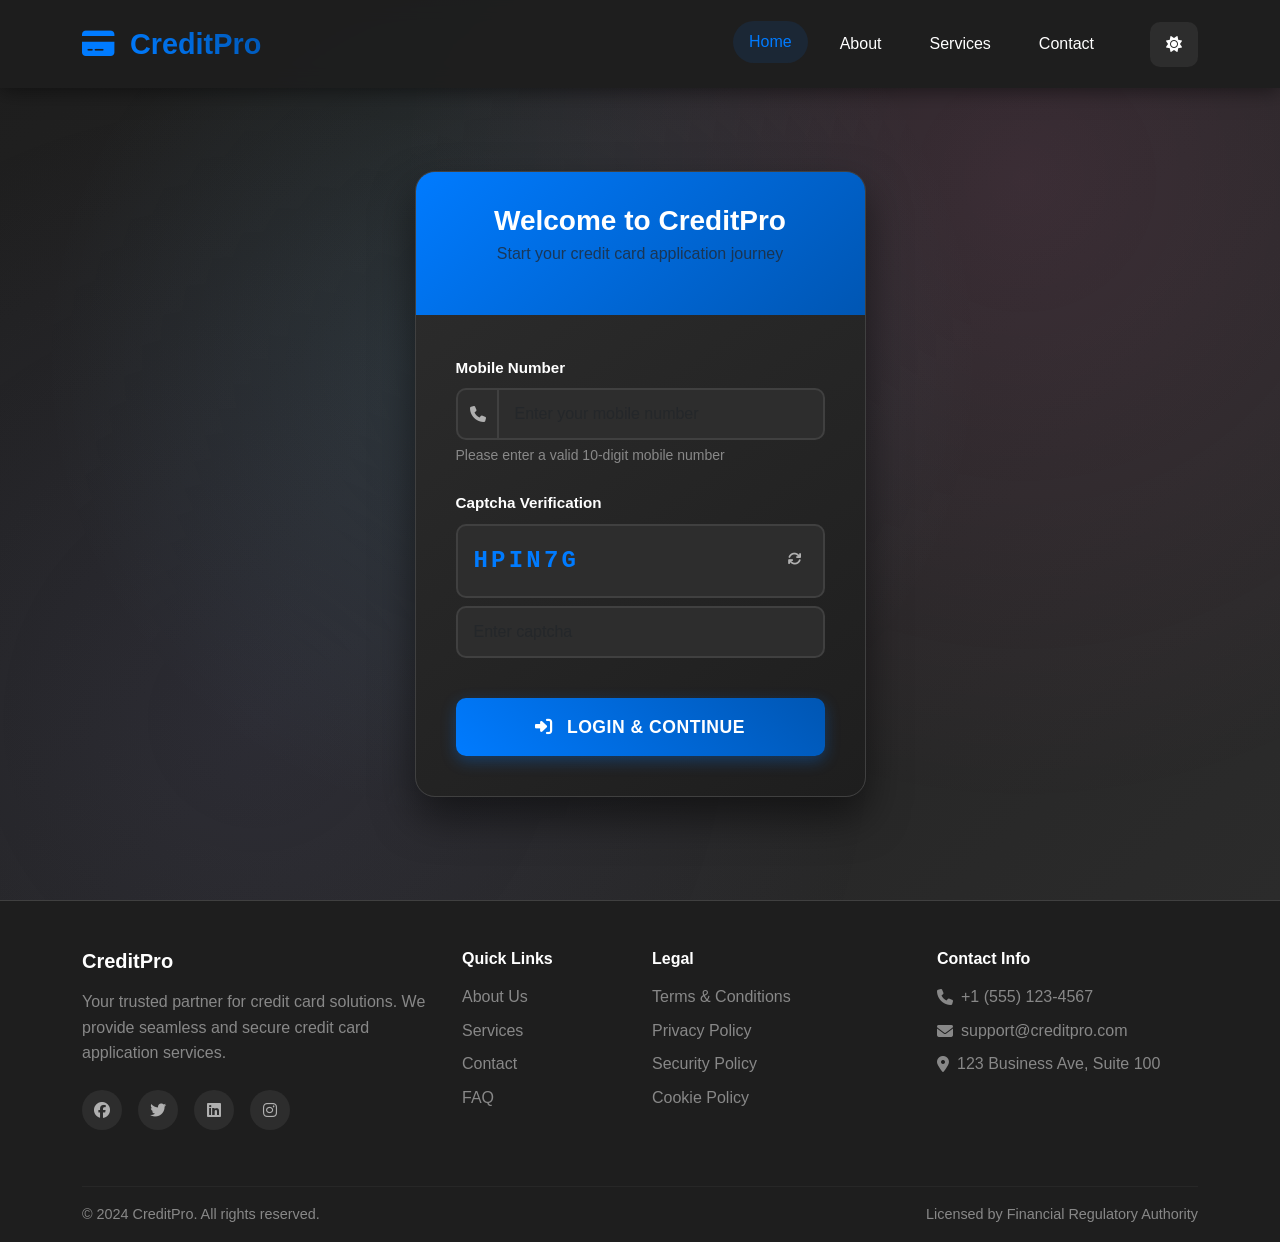
<file: index.html>
<!DOCTYPE html>
<html lang="en">
<head>
    <meta charset="UTF-8">
    <meta name="viewport" content="width=device-width, initial-scale=1.0">
    <title>Credit Card Application - Landing</title>
    <link href="https://cdn.jsdelivr.net/npm/bootstrap@5.3.0/dist/css/bootstrap.min.css" rel="stylesheet">
    <link href="https://cdnjs.cloudflare.com/ajax/libs/font-awesome/6.4.0/css/all.min.css" rel="stylesheet">
    <link rel="stylesheet" href="styles.css">
</head>
<body>
    <!-- Fixed Header -->
    <nav class="navbar navbar-expand-lg fixed-top custom-navbar">
        <div class="container">
            <a class="navbar-brand" href="index.html">
                <i class="fas fa-credit-card me-2"></i>
                <span class="brand-text">CreditPro</span>
            </a>
            
            <button class="navbar-toggler" type="button" data-bs-toggle="collapse" data-bs-target="#navbarNav">
                <span class="navbar-toggler-icon"></span>
            </button>
            
            <div class="collapse navbar-collapse" id="navbarNav">
                <ul class="navbar-nav ms-auto me-3">
                    <li class="nav-item">
                        <a class="nav-link active" href="index.html">Home</a>
                    </li>
                    <li class="nav-item">
                        <a class="nav-link" href="#about">About</a>
                    </li>
                    <li class="nav-item">
                        <a class="nav-link" href="#services">Services</a>
                    </li>
                    <li class="nav-item">
                        <a class="nav-link" href="#contact">Contact</a>
                    </li>
                </ul>
                
                <div class="theme-toggle">
                    <button class="btn btn-outline-light theme-btn" id="themeToggle">
                        <i class="fas fa-moon" id="themeIcon"></i>
                    </button>
                </div>
            </div>
        </div>
    </nav>

    <!-- Main Content -->
    <main class="main-content">
        <div class="container">
            <div class="row justify-content-center">
                <div class="col-lg-5 col-md-7 col-sm-9">
                    <div class="login-card">
                        <div class="card-header text-center">
                            <h3 class="mb-1">Welcome to CreditPro</h3>
                            <p class="text-muted">Start your credit card application journey</p>
                        </div>
                        
                        <div class="card-body">
                            <form id="loginForm">
                                <div class="mb-4">
                                    <label for="mobileNumber" class="form-label">Mobile Number</label>
                                    <div class="input-group">
                                        <span class="input-group-text">
                                            <i class="fas fa-phone"></i>
                                        </span>
                                        <input type="tel" class="form-control" id="mobileNumber" 
                                               placeholder="Enter your mobile number" 
                                               pattern="[0-9]{10}" maxlength="10" required>
                                    </div>
                                    <div class="form-text">Please enter a valid 10-digit mobile number</div>
                                </div>
                                
                                <div class="mb-4">
                                    <label for="captcha" class="form-label">Captcha Verification</label>
                                    <div class="captcha-container">
                                        <div class="captcha-display" id="captchaDisplay">
                                            <span id="captchaText"></span>
                                            <button type="button" class="btn btn-sm btn-outline-secondary refresh-captcha" id="refreshCaptcha">
                                                <i class="fas fa-refresh"></i>
                                            </button>
                                        </div>
                                        <input type="text" class="form-control mt-2" id="captchaInput" 
                                               placeholder="Enter captcha" required>
                                    </div>
                                </div>
                                
                                <button type="submit" class="btn btn-primary btn-lg w-100 login-btn">
                                    <i class="fas fa-sign-in-alt me-2"></i>
                                    Login & Continue
                                </button>
                            </form>
                        </div>
                    </div>
                </div>
            </div>
        </div>
    </main>

    <!-- Footer -->
    <footer class="footer">
        <div class="container">
            <div class="row">
                <div class="col-lg-4 col-md-6 mb-4">
                    <h5 class="footer-title">CreditPro</h5>
                    <p class="footer-text">Your trusted partner for credit card solutions. We provide seamless and secure credit card application services.</p>
                    <div class="social-links">
                        <a href="#" class="social-link"><i class="fab fa-facebook"></i></a>
                        <a href="#" class="social-link"><i class="fab fa-twitter"></i></a>
                        <a href="#" class="social-link"><i class="fab fa-linkedin"></i></a>
                        <a href="#" class="social-link"><i class="fab fa-instagram"></i></a>
                    </div>
                </div>
                
                <div class="col-lg-2 col-md-6 mb-4">
                    <h6 class="footer-subtitle">Quick Links</h6>
                    <ul class="footer-links">
                        <li><a href="#about">About Us</a></li>
                        <li><a href="#services">Services</a></li>
                        <li><a href="#contact">Contact</a></li>
                        <li><a href="#faq">FAQ</a></li>
                    </ul>
                </div>
                
                <div class="col-lg-3 col-md-6 mb-4">
                    <h6 class="footer-subtitle">Legal</h6>
                    <ul class="footer-links">
                        <li><a href="#terms">Terms & Conditions</a></li>
                        <li><a href="#privacy">Privacy Policy</a></li>
                        <li><a href="#security">Security Policy</a></li>
                        <li><a href="#cookies">Cookie Policy</a></li>
                    </ul>
                </div>
                
                <div class="col-lg-3 col-md-6 mb-4">
                    <h6 class="footer-subtitle">Contact Info</h6>
                    <div class="contact-info">
                        <p><i class="fas fa-phone me-2"></i> +1 (555) 123-4567</p>
                        <p><i class="fas fa-envelope me-2"></i> support@creditpro.com</p>
                        <p><i class="fas fa-map-marker-alt me-2"></i> 123 Business Ave, Suite 100</p>
                    </div>
                </div>
            </div>
            
            <hr class="footer-divider">
            
            <div class="row align-items-center">
                <div class="col-md-6">
                    <p class="copyright">&copy; 2024 CreditPro. All rights reserved.</p>
                </div>
                <div class="col-md-6 text-md-end">
                    <p class="disclaimer">Licensed by Financial Regulatory Authority</p>
                </div>
            </div>
        </div>
    </footer>

    <script src="https://cdn.jsdelivr.net/npm/bootstrap@5.3.0/dist/js/bootstrap.bundle.min.js"></script>
    <script src="https://code.jquery.com/jquery-3.7.1.min.js"></script>
    <script src="script.js"></script>
</body>
</html>
</file>
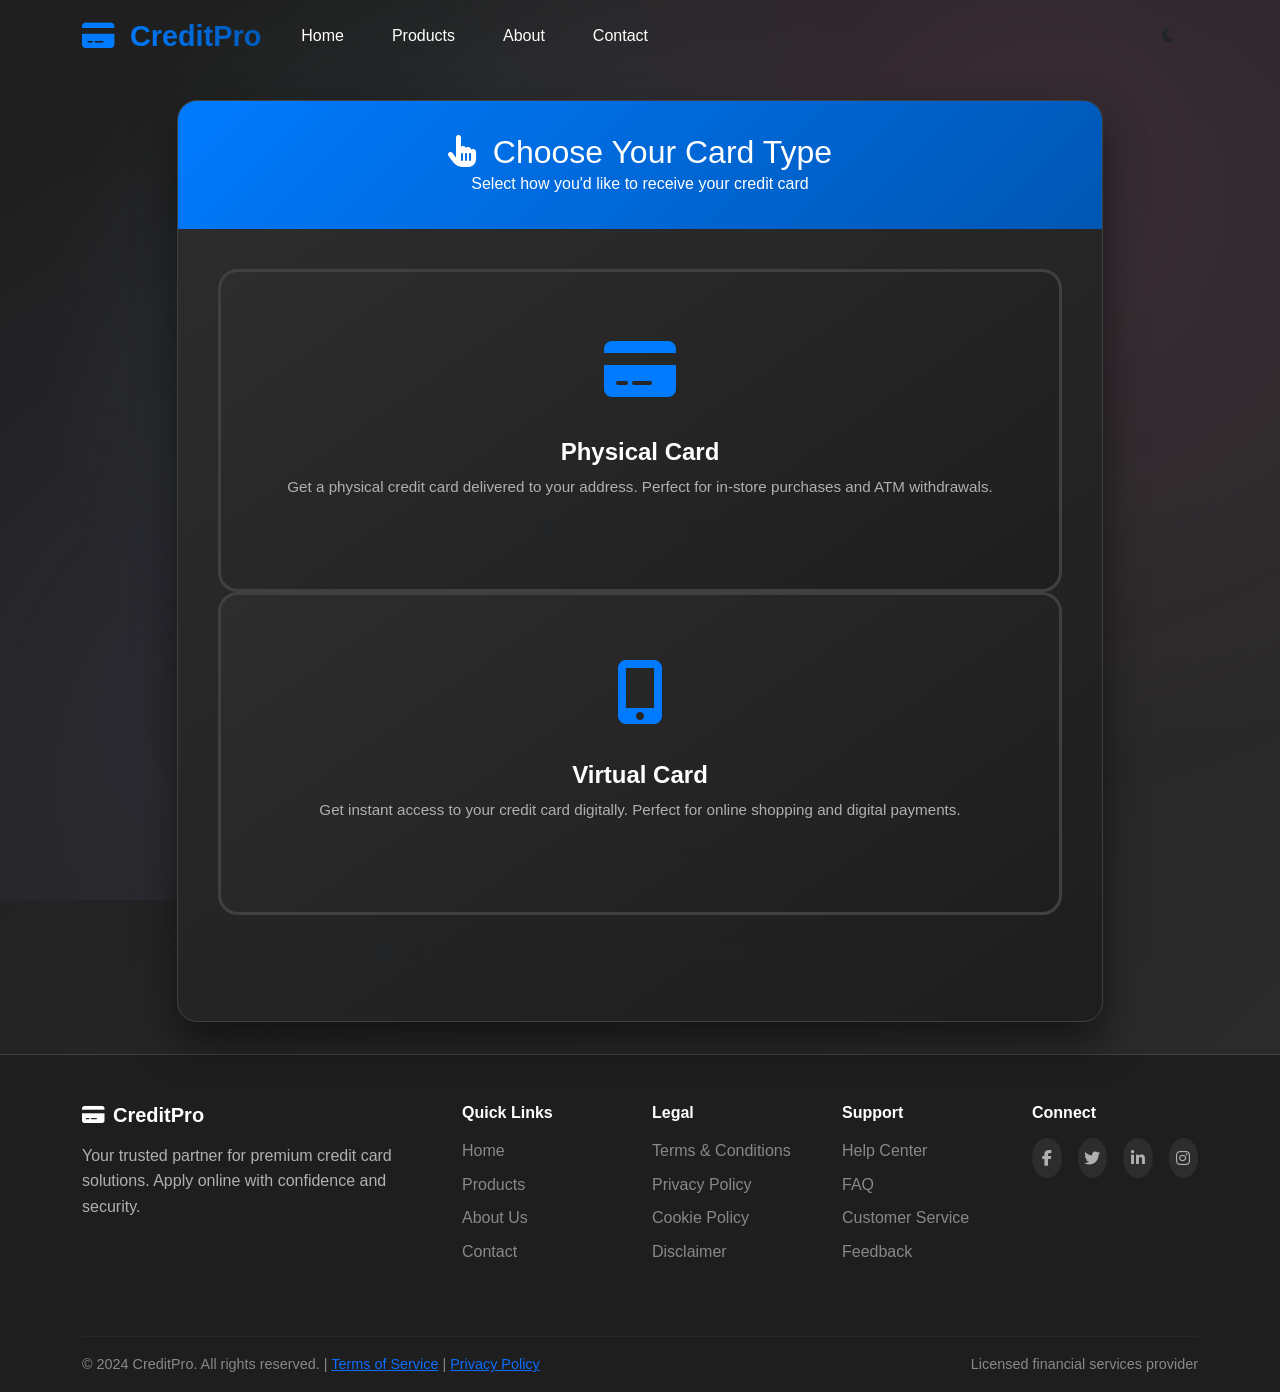
<file: card-selection.html>
<!DOCTYPE html>
<html lang="en">
<head>
    <meta charset="UTF-8">
    <meta name="viewport" content="width=device-width, initial-scale=1.0">
    <title>Card Type Selection | CreditPro</title>
    <link href="https://cdn.jsdelivr.net/npm/bootstrap@5.3.0/dist/css/bootstrap.min.css" rel="stylesheet">
    <link href="https://cdnjs.cloudflare.com/ajax/libs/font-awesome/6.4.0/css/all.min.css" rel="stylesheet">
    <link href="styles.css" rel="stylesheet">
</head>
<body data-theme="dark">
    <!-- Fixed Header -->
    <nav class="navbar navbar-expand-lg fixed-top">
        <div class="container">
            <a class="navbar-brand" href="index.html">
                <i class="fas fa-credit-card me-2"></i>
                <span class="brand-text">CreditPro</span>
            </a>
            
            <button class="navbar-toggler" type="button" data-bs-toggle="collapse" data-bs-target="#navbarNav">
                <span class="navbar-toggler-icon"></span>
            </button>
            
            <div class="collapse navbar-collapse" id="navbarNav">
                <ul class="navbar-nav me-auto">
                    <li class="nav-item">
                        <a class="nav-link" href="index.html">Home</a>
                    </li>
                    <li class="nav-item">
                        <a class="nav-link" href="#">Products</a>
                    </li>
                    <li class="nav-item">
                        <a class="nav-link" href="#">About</a>
                    </li>
                    <li class="nav-item">
                        <a class="nav-link" href="#">Contact</a>
                    </li>
                </ul>
                
                <div class="navbar-nav">
                    <button class="btn btn-theme-toggle" id="themeToggle">
                        <i class="fas fa-moon"></i>
                    </button>
                </div>
            </div>
        </div>
    </nav>

    <!-- Main Content -->
    <main class="main-content">
        <div class="background-overlay"></div>
        <div class="container">
            <div class="row justify-content-center align-items-center min-vh-100">
                <div class="col-lg-10 col-md-12">
                    <div class="login-card fade-in">
                        <div class="card-header text-center">
                            <h2 class="card-title">
                                <i class="fas fa-hand-pointer me-2"></i>
                                Choose Your Card Type
                            </h2>
                            <p class="card-subtitle">Select how you'd like to receive your credit card</p>
                        </div>
                        
                        <div class="card-body">
                            <div class="card-type-container">
                                <!-- Physical Card Option -->
                                <div class="card-type-option" data-card-type="physical">
                                    <div class="card-type-icon">
                                        <i class="fas fa-credit-card"></i>
                                    </div>
                                    <h4 class="card-type-title">Physical Card</h4>
                                    <p class="card-type-description">
                                        Get a physical credit card delivered to your address. 
                                        Perfect for in-store purchases and ATM withdrawals.
                                    </p>
                                    <div class="mt-3">
                                        <small class="text-muted">
                                            <i class="fas fa-shipping-fast me-2"></i>
                                            Delivery: 5-7 business days
                                        </small>
                                    </div>
                                </div>

                                <!-- Virtual Card Option -->
                                <div class="card-type-option" data-card-type="virtual">
                                    <div class="card-type-icon">
                                        <i class="fas fa-mobile-alt"></i>
                                    </div>
                                    <h4 class="card-type-title">Virtual Card</h4>
                                    <p class="card-type-description">
                                        Get instant access to your credit card digitally. 
                                        Perfect for online shopping and digital payments.
                                    </p>
                                    <div class="mt-3">
                                        <small class="text-muted">
                                            <i class="fas fa-bolt me-2"></i>
                                            Available: Instantly
                                        </small>
                                    </div>
                                </div>
                            </div>

                            <div class="text-center mt-4">
                                <p class="text-muted">
                                    <i class="fas fa-info-circle me-2"></i>
                                    You can always request the other type later from your account settings
                                </p>
                            </div>
                        </div>
                    </div>
                </div>
            </div>
        </div>
    </main>

    <!-- Footer -->
    <footer class="footer mt-auto">
        <div class="container">
            <div class="row">
                <div class="col-lg-4 col-md-6 mb-4">
                    <h5 class="footer-title">
                        <i class="fas fa-credit-card me-2"></i>CreditPro
                    </h5>
                    <p class="footer-description">
                        Your trusted partner for premium credit card solutions. Apply online with confidence and security.
                    </p>
                </div>
                
                <div class="col-lg-2 col-md-3 col-sm-6 mb-4">
                    <h6 class="footer-subtitle">Quick Links</h6>
                    <ul class="footer-links">
                        <li><a href="#">Home</a></li>
                        <li><a href="#">Products</a></li>
                        <li><a href="#">About Us</a></li>
                        <li><a href="#">Contact</a></li>
                    </ul>
                </div>
                
                <div class="col-lg-2 col-md-3 col-sm-6 mb-4">
                    <h6 class="footer-subtitle">Legal</h6>
                    <ul class="footer-links">
                        <li><a href="#">Terms & Conditions</a></li>
                        <li><a href="#">Privacy Policy</a></li>
                        <li><a href="#">Cookie Policy</a></li>
                        <li><a href="#">Disclaimer</a></li>
                    </ul>
                </div>
                
                <div class="col-lg-2 col-md-6 col-sm-6 mb-4">
                    <h6 class="footer-subtitle">Support</h6>
                    <ul class="footer-links">
                        <li><a href="#">Help Center</a></li>
                        <li><a href="#">FAQ</a></li>
                        <li><a href="#">Customer Service</a></li>
                        <li><a href="#">Feedback</a></li>
                    </ul>
                </div>
                
                <div class="col-lg-2 col-md-6 col-sm-6 mb-4">
                    <h6 class="footer-subtitle">Connect</h6>
                    <div class="social-links">
                        <a href="#" class="social-link"><i class="fab fa-facebook-f"></i></a>
                        <a href="#" class="social-link"><i class="fab fa-twitter"></i></a>
                        <a href="#" class="social-link"><i class="fab fa-linkedin-in"></i></a>
                        <a href="#" class="social-link"><i class="fab fa-instagram"></i></a>
                    </div>
                </div>
            </div>
            
            <hr class="footer-divider">
            
            <div class="row">
                <div class="col-md-8">
                    <p class="copyright">
                        © 2024 CreditPro. All rights reserved. | 
                        <a href="#">Terms of Service</a> | 
                        <a href="#">Privacy Policy</a>
                    </p>
                </div>
                <div class="col-md-4 text-md-end">
                    <p class="disclaimer">
                        Licensed financial services provider
                    </p>
                </div>
            </div>
        </div>
    </footer>

    <script src="https://cdn.jsdelivr.net/npm/bootstrap@5.3.0/dist/js/bootstrap.bundle.min.js"></script>
    <script src="https://code.jquery.com/jquery-3.6.0.min.js"></script>
    <script src="script.js"></script>
</body>
</html>
</file>
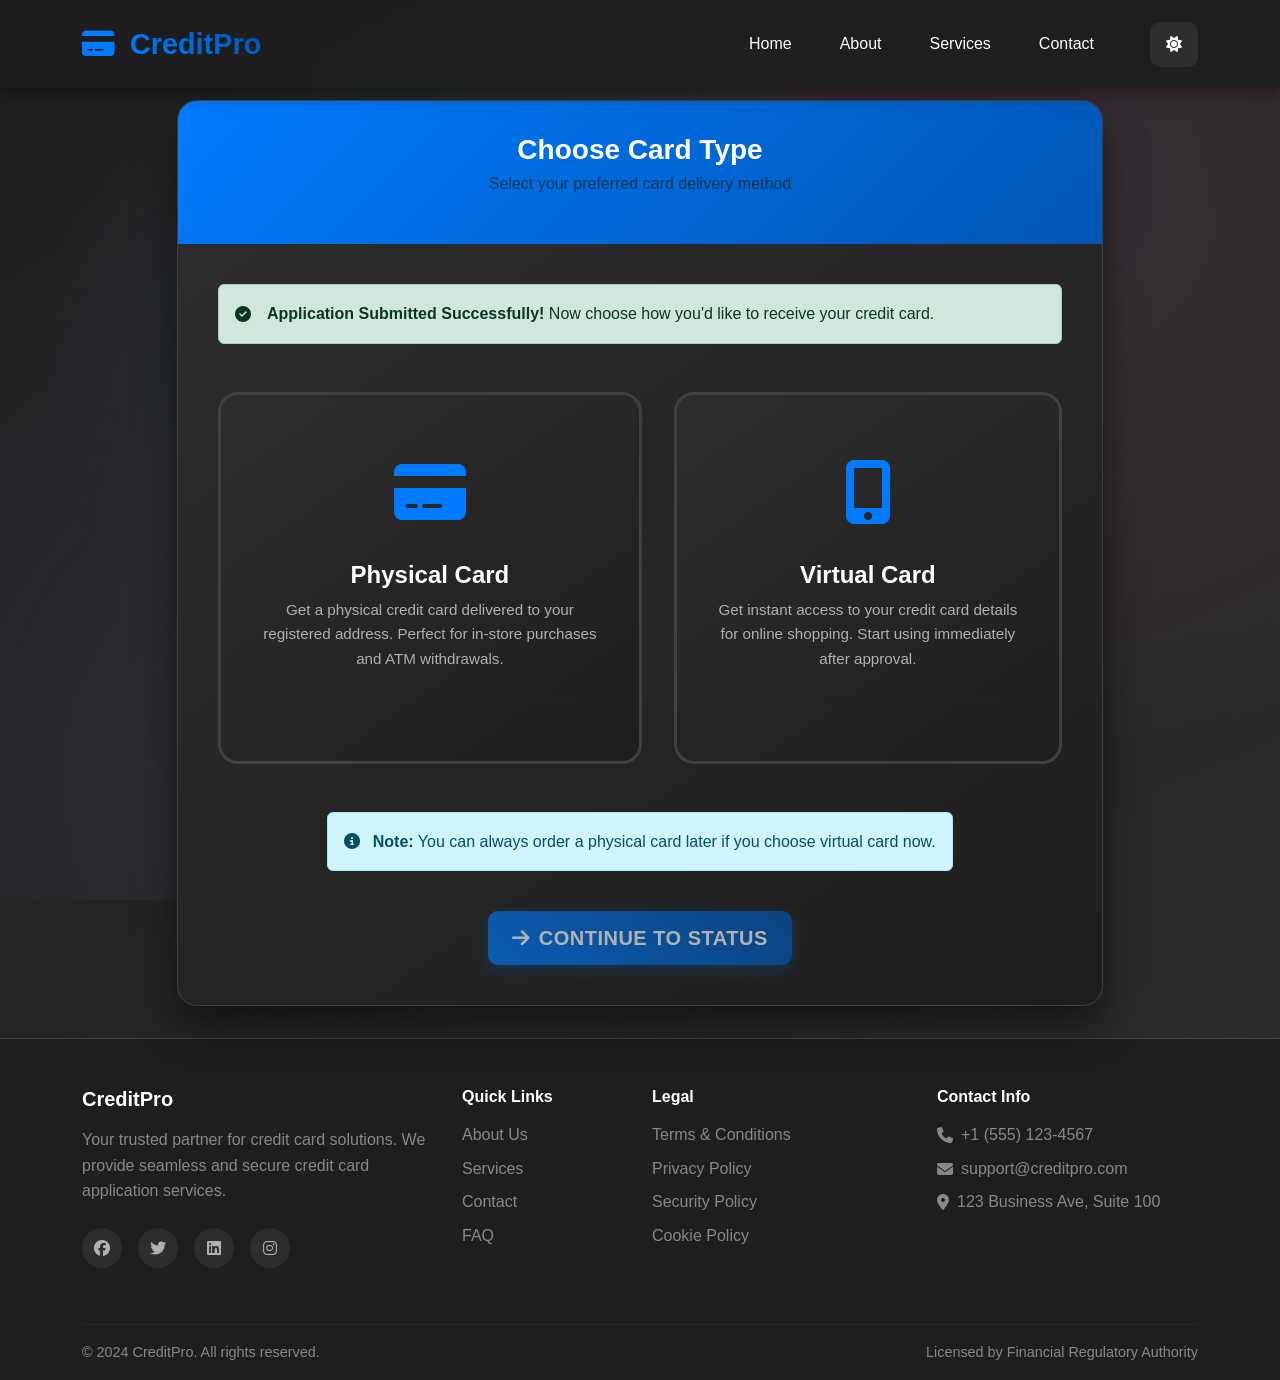
<file: card-type.html>
<!DOCTYPE html>
<html lang="en">
<head>
    <meta charset="UTF-8">
    <meta name="viewport" content="width=device-width, initial-scale=1.0">
    <title>Card Type Selection</title>
    <link href="https://cdn.jsdelivr.net/npm/bootstrap@5.3.0/dist/css/bootstrap.min.css" rel="stylesheet">
    <link href="https://cdnjs.cloudflare.com/ajax/libs/font-awesome/6.4.0/css/all.min.css" rel="stylesheet">
    <link rel="stylesheet" href="styles.css">
</head>
<body>
    <!-- Fixed Header -->
    <nav class="navbar navbar-expand-lg fixed-top custom-navbar">
        <div class="container">
            <a class="navbar-brand" href="index.html">
                <i class="fas fa-credit-card me-2"></i>
                <span class="brand-text">CreditPro</span>
            </a>
            
            <button class="navbar-toggler" type="button" data-bs-toggle="collapse" data-bs-target="#navbarNav">
                <span class="navbar-toggler-icon"></span>
            </button>
            
            <div class="collapse navbar-collapse" id="navbarNav">
                <ul class="navbar-nav ms-auto me-3">
                    <li class="nav-item">
                        <a class="nav-link" href="index.html">Home</a>
                    </li>
                    <li class="nav-item">
                        <a class="nav-link" href="#about">About</a>
                    </li>
                    <li class="nav-item">
                        <a class="nav-link" href="#services">Services</a>
                    </li>
                    <li class="nav-item">
                        <a class="nav-link" href="#contact">Contact</a>
                    </li>
                </ul>
                
                <div class="theme-toggle">
                    <button class="btn btn-outline-light theme-btn" id="themeToggle">
                        <i class="fas fa-moon" id="themeIcon"></i>
                    </button>
                </div>
            </div>
        </div>
    </nav>

    <!-- Main Content -->
    <main class="main-content">
        <div class="container">
            <div class="row justify-content-center">
                <div class="col-lg-10 col-md-12">
                    <div class="form-card">
                        <div class="card-header text-center">
                            <h3 class="mb-1">Choose Card Type</h3>
                            <p class="text-muted">Select your preferred card delivery method</p>
                        </div>
                        
                        <div class="card-body">
                            <form id="cardTypeForm">
                                <div class="alert alert-success d-flex align-items-center mb-4">
                                    <i class="fas fa-check-circle me-3"></i>
                                    <div>
                                        <strong>Application Submitted Successfully!</strong> 
                                        Now choose how you'd like to receive your credit card.
                                    </div>
                                </div>
                                
                                <!-- Card Type Selection -->
                                <div class="card-type-selection">
                                    <!-- Physical Card Option -->
                                    <div class="card-type-option" data-type="physical" onclick="selectCardType('physical')">
                                        <div class="card-type-icon">
                                            <i class="fas fa-credit-card"></i>
                                        </div>
                                        <h4 class="card-type-title">Physical Card</h4>
                                        <p class="card-type-description">
                                            Get a physical credit card delivered to your registered address. 
                                            Perfect for in-store purchases and ATM withdrawals.
                                        </p>
                                        <div class="mt-3">
                                            <div class="row">
                                                <div class="col-6">
                                                    <small class="text-muted">
                                                        <i class="fas fa-shipping-fast me-1"></i>
                                                        Delivery: 5-7 days
                                                    </small>
                                                </div>
                                                <div class="col-6">
                                                    <small class="text-muted">
                                                        <i class="fas fa-store me-1"></i>
                                                        In-store ready
                                                    </small>
                                                </div>
                                            </div>
                                        </div>
                                    </div>

                                    <!-- Virtual Card Option -->
                                    <div class="card-type-option" data-type="virtual" onclick="selectCardType('virtual')">
                                        <div class="card-type-icon">
                                            <i class="fas fa-mobile-alt"></i>
                                        </div>
                                        <h4 class="card-type-title">Virtual Card</h4>
                                        <p class="card-type-description">
                                            Get instant access to your credit card details for online shopping. 
                                            Start using immediately after approval.
                                        </p>
                                        <div class="mt-3">
                                            <div class="row">
                                                <div class="col-6">
                                                    <small class="text-muted">
                                                        <i class="fas fa-bolt me-1"></i>
                                                        Instant access
                                                    </small>
                                                </div>
                                                <div class="col-6">
                                                    <small class="text-muted">
                                                        <i class="fas fa-globe me-1"></i>
                                                        Online shopping
                                                    </small>
                                                </div>
                                            </div>
                                        </div>
                                    </div>
                                </div>

                                <div class="text-center mt-4">
                                    <div class="alert alert-info d-inline-block">
                                        <i class="fas fa-info-circle me-2"></i>
                                        <strong>Note:</strong> You can always order a physical card later if you choose virtual card now.
                                    </div>
                                </div>
                                
                                <div class="d-flex justify-content-center mt-4">
                                    <button type="submit" class="btn btn-primary btn-lg" disabled id="continueBtn">
                                        <i class="fas fa-arrow-right me-2"></i>Continue to Status
                                    </button>
                                </div>
                            </form>
                        </div>
                    </div>
                </div>
            </div>
        </div>
    </main>

    <!-- Footer -->
    <footer class="footer">
        <div class="container">
            <div class="row">
                <div class="col-lg-4 col-md-6 mb-4">
                    <h5 class="footer-title">CreditPro</h5>
                    <p class="footer-text">Your trusted partner for credit card solutions. We provide seamless and secure credit card application services.</p>
                    <div class="social-links">
                        <a href="#" class="social-link"><i class="fab fa-facebook"></i></a>
                        <a href="#" class="social-link"><i class="fab fa-twitter"></i></a>
                        <a href="#" class="social-link"><i class="fab fa-linkedin"></i></a>
                        <a href="#" class="social-link"><i class="fab fa-instagram"></i></a>
                    </div>
                </div>
                
                <div class="col-lg-2 col-md-6 mb-4">
                    <h6 class="footer-subtitle">Quick Links</h6>
                    <ul class="footer-links">
                        <li><a href="#about">About Us</a></li>
                        <li><a href="#services">Services</a></li>
                        <li><a href="#contact">Contact</a></li>
                        <li><a href="#faq">FAQ</a></li>
                    </ul>
                </div>
                
                <div class="col-lg-3 col-md-6 mb-4">
                    <h6 class="footer-subtitle">Legal</h6>
                    <ul class="footer-links">
                        <li><a href="#terms">Terms & Conditions</a></li>
                        <li><a href="#privacy">Privacy Policy</a></li>
                        <li><a href="#security">Security Policy</a></li>
                        <li><a href="#cookies">Cookie Policy</a></li>
                    </ul>
                </div>
                
                <div class="col-lg-3 col-md-6 mb-4">
                    <h6 class="footer-subtitle">Contact Info</h6>
                    <div class="contact-info">
                        <p><i class="fas fa-phone me-2"></i> +1 (555) 123-4567</p>
                        <p><i class="fas fa-envelope me-2"></i> support@creditpro.com</p>
                        <p><i class="fas fa-map-marker-alt me-2"></i> 123 Business Ave, Suite 100</p>
                    </div>
                </div>
            </div>
            
            <hr class="footer-divider">
            
            <div class="row align-items-center">
                <div class="col-md-6">
                    <p class="copyright">&copy; 2024 CreditPro. All rights reserved.</p>
                </div>
                <div class="col-md-6 text-md-end">
                    <p class="disclaimer">Licensed by Financial Regulatory Authority</p>
                </div>
            </div>
        </div>
    </footer>

    <script src="https://cdn.jsdelivr.net/npm/bootstrap@5.3.0/dist/js/bootstrap.bundle.min.js"></script>
    <script src="https://code.jquery.com/jquery-3.7.1.min.js"></script>
    <script src="script.js"></script>
    
    <script>
        // Update selectCardType function to enable button
        function selectCardType(type) {
            // Remove selection from all options
            document.querySelectorAll('.card-type-option').forEach(option => {
                option.classList.remove('selected');
            });
            
            // Add selection to clicked option
            document.querySelector(`[data-type="${type}"]`).classList.add('selected');
            appData.cardType = type;
            
            // Enable continue button
            document.getElementById('continueBtn').disabled = false;
        }
    </script>
</body>
</html>
</file>
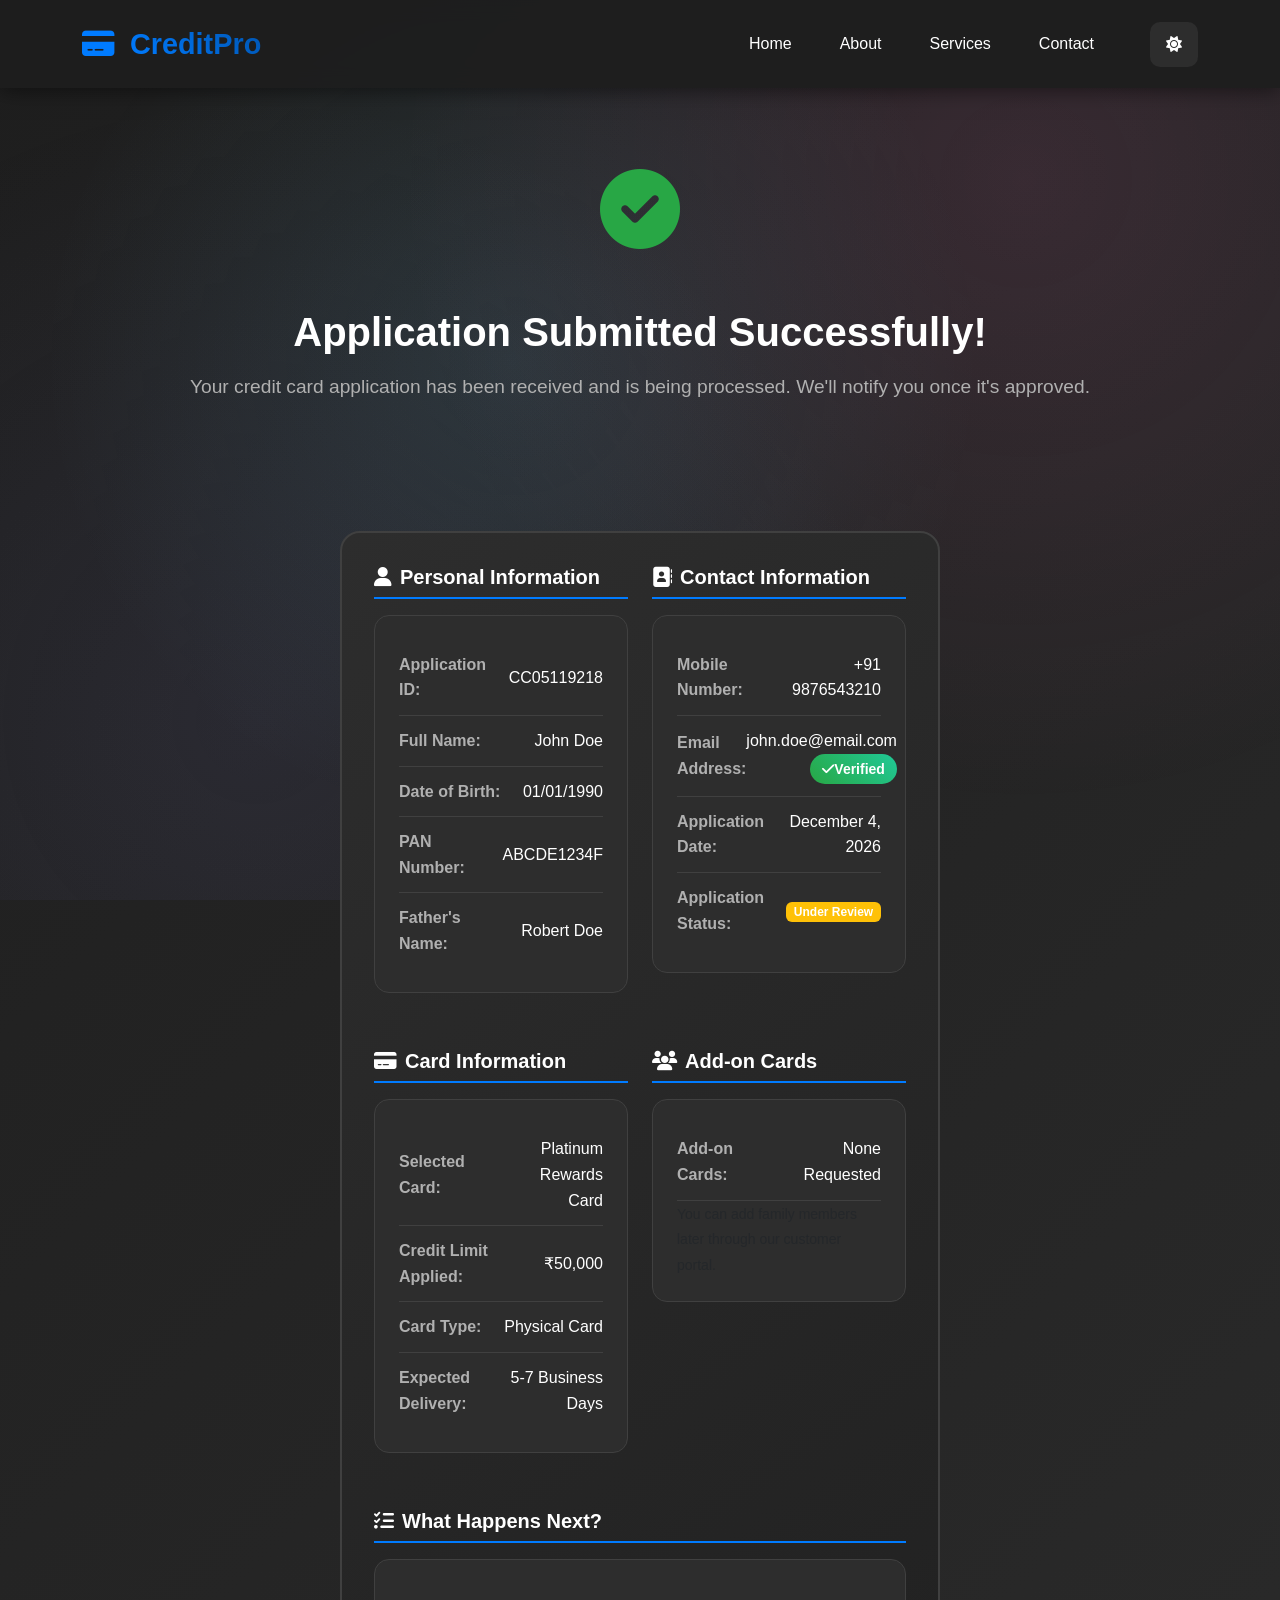
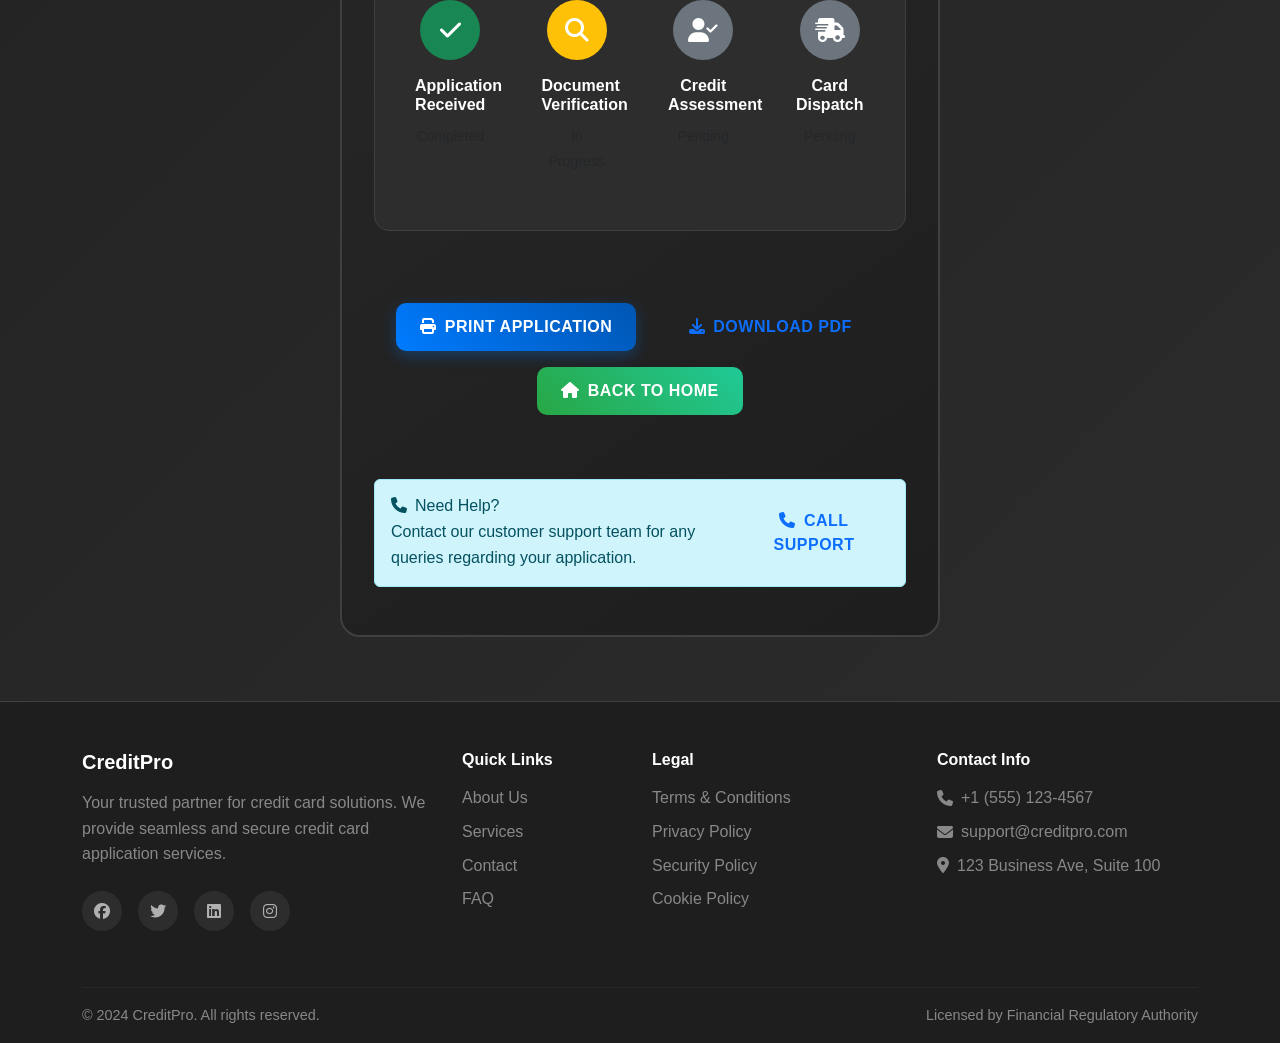
<file: status.html>
<!DOCTYPE html>
<html lang="en">
<head>
    <meta charset="UTF-8">
    <meta name="viewport" content="width=device-width, initial-scale=1.0">
    <title>Application Status</title>
    <link href="https://cdn.jsdelivr.net/npm/bootstrap@5.3.0/dist/css/bootstrap.min.css" rel="stylesheet">
    <link href="https://cdnjs.cloudflare.com/ajax/libs/font-awesome/6.4.0/css/all.min.css" rel="stylesheet">
    <link rel="stylesheet" href="styles.css">
</head>
<body>
    <!-- Fixed Header -->
    <nav class="navbar navbar-expand-lg fixed-top custom-navbar">
        <div class="container">
            <a class="navbar-brand" href="index.html">
                <i class="fas fa-credit-card me-2"></i>
                <span class="brand-text">CreditPro</span>
            </a>
            
            <button class="navbar-toggler" type="button" data-bs-toggle="collapse" data-bs-target="#navbarNav">
                <span class="navbar-toggler-icon"></span>
            </button>
            
            <div class="collapse navbar-collapse" id="navbarNav">
                <ul class="navbar-nav ms-auto me-3">
                    <li class="nav-item">
                        <a class="nav-link" href="index.html">Home</a>
                    </li>
                    <li class="nav-item">
                        <a class="nav-link" href="#about">About</a>
                    </li>
                    <li class="nav-item">
                        <a class="nav-link" href="#services">Services</a>
                    </li>
                    <li class="nav-item">
                        <a class="nav-link" href="#contact">Contact</a>
                    </li>
                </ul>
                
                <div class="theme-toggle">
                    <button class="btn btn-outline-light theme-btn" id="themeToggle">
                        <i class="fas fa-moon" id="themeIcon"></i>
                    </button>
                </div>
            </div>
        </div>
    </nav>

    <!-- Main Content -->
    <main class="main-content">
        <div class="container">
            <!-- Status Page Header -->
            <div class="status-page">
                <div class="status-icon">
                    <i class="fas fa-check-circle"></i>
                </div>
                <h1 class="status-title">Application Submitted Successfully!</h1>
                <p class="status-subtitle">
                    Your credit card application has been received and is being processed. 
                    We'll notify you once it's approved.
                </p>
            </div>

            <!-- Application Details -->
            <div class="row justify-content-center">
                <div class="col-lg-10">
                    <div class="status-details">
                        <div class="row">
                            <!-- Personal Information -->
                            <div class="col-lg-6 mb-4">
                                <div class="detail-section">
                                    <h5 class="section-title mb-3">
                                        <i class="fas fa-user me-2"></i>Personal Information
                                    </h5>
                                    <div class="info-card">
                                        <div class="info-item">
                                            <span class="info-label">Application ID:</span>
                                            <span class="info-value" id="applicationId">CC20241215001</span>
                                        </div>
                                        <div class="info-item">
                                            <span class="info-label">Full Name:</span>
                                            <span class="info-value" id="statusName">John Doe</span>
                                        </div>
                                        <div class="info-item">
                                            <span class="info-label">Date of Birth:</span>
                                            <span class="info-value" id="statusDob">01/01/1990</span>
                                        </div>
                                        <div class="info-item">
                                            <span class="info-label">PAN Number:</span>
                                            <span class="info-value" id="statusPan">ABCDE1234F</span>
                                        </div>
                                        <div class="info-item">
                                            <span class="info-label">Father's Name:</span>
                                            <span class="info-value" id="statusFatherName">Robert Doe</span>
                                        </div>
                                    </div>
                                </div>
                            </div>

                            <!-- Contact Information -->
                            <div class="col-lg-6 mb-4">
                                <div class="detail-section">
                                    <h5 class="section-title mb-3">
                                        <i class="fas fa-address-book me-2"></i>Contact Information
                                    </h5>
                                    <div class="info-card">
                                        <div class="info-item">
                                            <span class="info-label">Mobile Number:</span>
                                            <span class="info-value" id="statusMobile">+91 9876543210</span>
                                        </div>
                                        <div class="info-item">
                                            <span class="info-label">Email Address:</span>
                                            <span class="info-value" id="statusEmail">
                                                john.doe@email.com
                                                <span class="verified-badge ms-2">
                                                    <i class="fas fa-check"></i> Verified
                                                </span>
                                            </span>
                                        </div>
                                        <div class="info-item">
                                            <span class="info-label">Application Date:</span>
                                            <span class="info-value" id="applicationDate">December 15, 2024</span>
                                        </div>
                                        <div class="info-item">
                                            <span class="info-label">Application Status:</span>
                                            <span class="info-value">
                                                <span class="badge bg-warning">Under Review</span>
                                            </span>
                                        </div>
                                    </div>
                                </div>
                            </div>
                        </div>

                        <div class="row">
                            <!-- Card Details -->
                            <div class="col-lg-6 mb-4">
                                <div class="detail-section">
                                    <h5 class="section-title mb-3">
                                        <i class="fas fa-credit-card me-2"></i>Card Information
                                    </h5>
                                    <div class="info-card">
                                        <div class="info-item">
                                            <span class="info-label">Selected Card:</span>
                                            <span class="info-value" id="statusCard">Platinum Rewards Card</span>
                                        </div>
                                        <div class="info-item">
                                            <span class="info-label">Credit Limit Applied:</span>
                                            <span class="info-value" id="statusCreditLimit">₹50,000</span>
                                        </div>
                                        <div class="info-item">
                                            <span class="info-label">Card Type:</span>
                                            <span class="info-value" id="statusCardType">Physical Card</span>
                                        </div>
                                        <div class="info-item">
                                            <span class="info-label">Expected Delivery:</span>
                                            <span class="info-value" id="expectedDelivery">5-7 Business Days</span>
                                        </div>
                                    </div>
                                </div>
                            </div>

                            <!-- Add-on Cards (if any) -->
                            <div class="col-lg-6 mb-4">
                                <div class="detail-section">
                                    <h5 class="section-title mb-3">
                                        <i class="fas fa-users me-2"></i>Add-on Cards
                                    </h5>
                                    <div class="info-card" id="addonCardInfo">
                                        <div class="info-item">
                                            <span class="info-label">Add-on Cards:</span>
                                            <span class="info-value">None Requested</span>
                                        </div>
                                        <div class="text-muted">
                                            <small>You can add family members later through our customer portal.</small>
                                        </div>
                                    </div>
                                </div>
                            </div>
                        </div>

                        <!-- Next Steps -->
                        <div class="row">
                            <div class="col-12">
                                <div class="detail-section">
                                    <h5 class="section-title mb-3">
                                        <i class="fas fa-tasks me-2"></i>What Happens Next?
                                    </h5>
                                    <div class="info-card">
                                        <div class="row">
                                            <div class="col-md-3 mb-3 text-center">
                                                <div class="next-step">
                                                    <div class="step-icon bg-success">
                                                        <i class="fas fa-check"></i>
                                                    </div>
                                                    <h6>Application Received</h6>
                                                    <small class="text-muted">Completed</small>
                                                </div>
                                            </div>
                                            <div class="col-md-3 mb-3 text-center">
                                                <div class="next-step">
                                                    <div class="step-icon bg-warning">
                                                        <i class="fas fa-search"></i>
                                                    </div>
                                                    <h6>Document Verification</h6>
                                                    <small class="text-muted">In Progress</small>
                                                </div>
                                            </div>
                                            <div class="col-md-3 mb-3 text-center">
                                                <div class="next-step">
                                                    <div class="step-icon bg-secondary">
                                                        <i class="fas fa-user-check"></i>
                                                    </div>
                                                    <h6>Credit Assessment</h6>
                                                    <small class="text-muted">Pending</small>
                                                </div>
                                            </div>
                                            <div class="col-md-3 mb-3 text-center">
                                                <div class="next-step">
                                                    <div class="step-icon bg-secondary">
                                                        <i class="fas fa-shipping-fast"></i>
                                                    </div>
                                                    <h6>Card Dispatch</h6>
                                                    <small class="text-muted">Pending</small>
                                                </div>
                                            </div>
                                        </div>
                                    </div>
                                </div>
                            </div>
                        </div>

                        <!-- Action Buttons -->
                        <div class="row">
                            <div class="col-12 text-center">
                                <div class="action-buttons">
                                    <button class="btn btn-primary me-3" onclick="window.print()">
                                        <i class="fas fa-print me-2"></i>Print Application
                                    </button>
                                    <button class="btn btn-outline-primary me-3" onclick="downloadPDF()">
                                        <i class="fas fa-download me-2"></i>Download PDF
                                    </button>
                                    <button class="btn btn-success" onclick="window.location.href='index.html'">
                                        <i class="fas fa-home me-2"></i>Back to Home
                                    </button>
                                </div>
                            </div>
                        </div>

                        <!-- Contact Information -->
                        <div class="row mt-4">
                            <div class="col-12">
                                <div class="alert alert-info">
                                    <div class="row align-items-center">
                                        <div class="col-md-8">
                                            <h6 class="mb-1">
                                                <i class="fas fa-phone me-2"></i>Need Help?
                                            </h6>
                                            <p class="mb-0">
                                                Contact our customer support team for any queries regarding your application.
                                            </p>
                                        </div>
                                        <div class="col-md-4 text-md-end">
                                            <a href="tel:+15551234567" class="btn btn-outline-primary">
                                                <i class="fas fa-phone me-2"></i>Call Support
                                            </a>
                                        </div>
                                    </div>
                                </div>
                            </div>
                        </div>
                    </div>
                </div>
            </div>
        </div>
    </main>

    <!-- Footer -->
    <footer class="footer">
        <div class="container">
            <div class="row">
                <div class="col-lg-4 col-md-6 mb-4">
                    <h5 class="footer-title">CreditPro</h5>
                    <p class="footer-text">Your trusted partner for credit card solutions. We provide seamless and secure credit card application services.</p>
                    <div class="social-links">
                        <a href="#" class="social-link"><i class="fab fa-facebook"></i></a>
                        <a href="#" class="social-link"><i class="fab fa-twitter"></i></a>
                        <a href="#" class="social-link"><i class="fab fa-linkedin"></i></a>
                        <a href="#" class="social-link"><i class="fab fa-instagram"></i></a>
                    </div>
                </div>
                
                <div class="col-lg-2 col-md-6 mb-4">
                    <h6 class="footer-subtitle">Quick Links</h6>
                    <ul class="footer-links">
                        <li><a href="#about">About Us</a></li>
                        <li><a href="#services">Services</a></li>
                        <li><a href="#contact">Contact</a></li>
                        <li><a href="#faq">FAQ</a></li>
                    </ul>
                </div>
                
                <div class="col-lg-3 col-md-6 mb-4">
                    <h6 class="footer-subtitle">Legal</h6>
                    <ul class="footer-links">
                        <li><a href="#terms">Terms & Conditions</a></li>
                        <li><a href="#privacy">Privacy Policy</a></li>
                        <li><a href="#security">Security Policy</a></li>
                        <li><a href="#cookies">Cookie Policy</a></li>
                    </ul>
                </div>
                
                <div class="col-lg-3 col-md-6 mb-4">
                    <h6 class="footer-subtitle">Contact Info</h6>
                    <div class="contact-info">
                        <p><i class="fas fa-phone me-2"></i> +1 (555) 123-4567</p>
                        <p><i class="fas fa-envelope me-2"></i> support@creditpro.com</p>
                        <p><i class="fas fa-map-marker-alt me-2"></i> 123 Business Ave, Suite 100</p>
                    </div>
                </div>
            </div>
            
            <hr class="footer-divider">
            
            <div class="row align-items-center">
                <div class="col-md-6">
                    <p class="copyright">&copy; 2024 CreditPro. All rights reserved.</p>
                </div>
                <div class="col-md-6 text-md-end">
                    <p class="disclaimer">Licensed by Financial Regulatory Authority</p>
                </div>
            </div>
        </div>
    </footer>

    <script src="https://cdn.jsdelivr.net/npm/bootstrap@5.3.0/dist/js/bootstrap.bundle.min.js"></script>
    <script src="https://code.jquery.com/jquery-3.7.1.min.js"></script>
    <script src="script.js"></script>
    
    <script>
        // Generate application ID
        document.addEventListener('DOMContentLoaded', function() {
            const appId = generateApplicationId();
            document.getElementById('applicationId').textContent = appId;
            
            // Set current date
            const today = new Date();
            document.getElementById('applicationDate').textContent = today.toLocaleDateString('en-US', {
                year: 'numeric',
                month: 'long',
                day: 'numeric'
            });
            
            // Update card type delivery info
            const cardType = appData.cardType || 'physical';
            if (cardType === 'virtual') {
                document.getElementById('statusCardType').textContent = 'Virtual Card';
                document.getElementById('expectedDelivery').textContent = 'Instant Access';
            }
        });
        
        // Download PDF function
        function downloadPDF() {
            alert('PDF download functionality would be implemented here in a real application.');
        }
    </script>
</body>
</html>
</file>
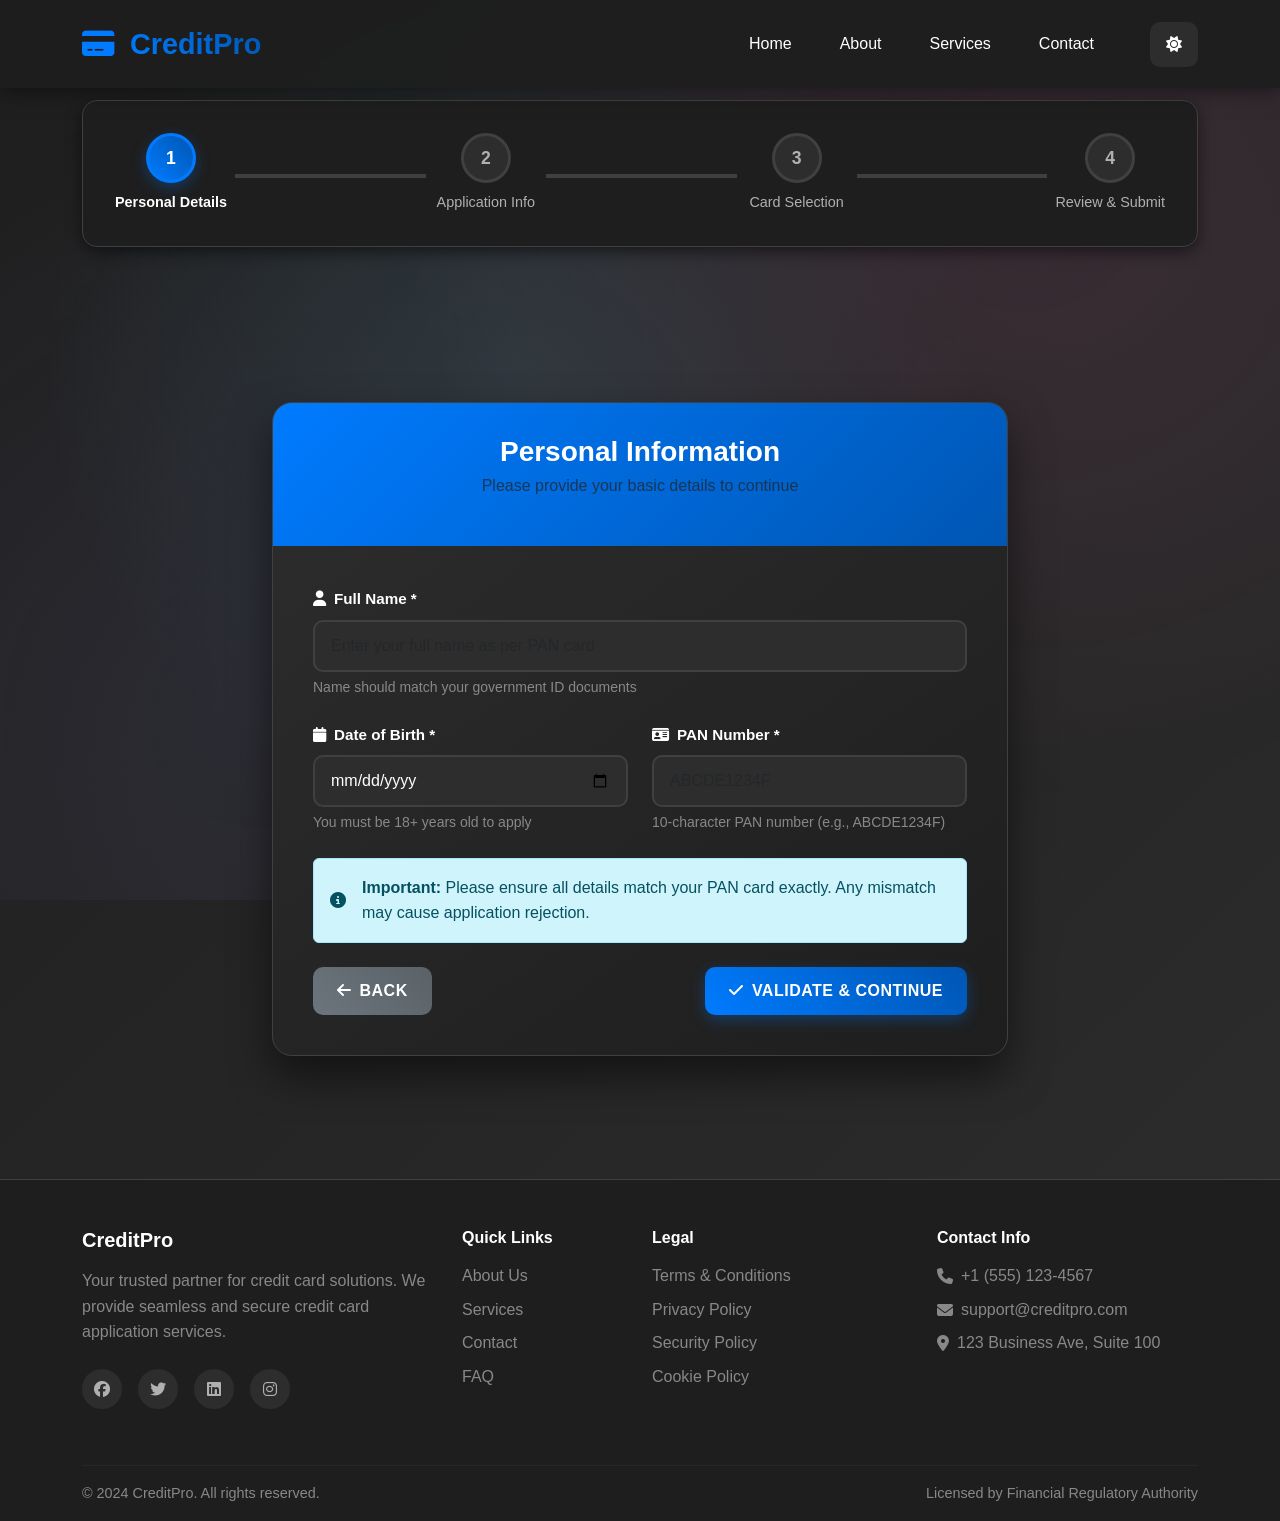
<file: step1.html>
<!DOCTYPE html>
<html lang="en">
<head>
    <meta charset="UTF-8">
    <meta name="viewport" content="width=device-width, initial-scale=1.0">
    <title>Personal Details - Step 1</title>
    <link href="https://cdn.jsdelivr.net/npm/bootstrap@5.3.0/dist/css/bootstrap.min.css" rel="stylesheet">
    <link href="https://cdnjs.cloudflare.com/ajax/libs/font-awesome/6.4.0/css/all.min.css" rel="stylesheet">
    <link rel="stylesheet" href="styles.css">
</head>
<body>
    <!-- Fixed Header -->
    <nav class="navbar navbar-expand-lg fixed-top custom-navbar">
        <div class="container">
            <a class="navbar-brand" href="index.html">
                <i class="fas fa-credit-card me-2"></i>
                <span class="brand-text">CreditPro</span>
            </a>
            
            <button class="navbar-toggler" type="button" data-bs-toggle="collapse" data-bs-target="#navbarNav">
                <span class="navbar-toggler-icon"></span>
            </button>
            
            <div class="collapse navbar-collapse" id="navbarNav">
                <ul class="navbar-nav ms-auto me-3">
                    <li class="nav-item">
                        <a class="nav-link" href="index.html">Home</a>
                    </li>
                    <li class="nav-item">
                        <a class="nav-link" href="#about">About</a>
                    </li>
                    <li class="nav-item">
                        <a class="nav-link" href="#services">Services</a>
                    </li>
                    <li class="nav-item">
                        <a class="nav-link" href="#contact">Contact</a>
                    </li>
                </ul>
                
                <div class="theme-toggle">
                    <button class="btn btn-outline-light theme-btn" id="themeToggle">
                        <i class="fas fa-moon" id="themeIcon"></i>
                    </button>
                </div>
            </div>
        </div>
    </nav>

    <!-- Step Progress Bar -->
    <div class="container" style="margin-top: 100px;">
        <div class="step-progress">
            <div class="progress-container">
                <div class="progress-line">
                    <div class="progress-line-fill" style="width: 25%;"></div>
                </div>
                
                <div class="step active">
                    <div class="step-circle">1</div>
                    <div class="step-label">Personal Details</div>
                </div>
                
                <div class="step">
                    <div class="step-circle">2</div>
                    <div class="step-label">Application Info</div>
                </div>
                
                <div class="step">
                    <div class="step-circle">3</div>
                    <div class="step-label">Card Selection</div>
                </div>
                
                <div class="step">
                    <div class="step-circle">4</div>
                    <div class="step-label">Review & Submit</div>
                </div>
            </div>
        </div>
    </div>

    <!-- Main Content -->
    <main class="main-content" style="padding-top: 2rem;">
        <div class="container">
            <div class="row justify-content-center">
                <div class="col-lg-8 col-md-10">
                    <div class="form-card">
                        <div class="card-header text-center">
                            <h3 class="mb-1">Personal Information</h3>
                            <p class="text-muted">Please provide your basic details to continue</p>
                        </div>
                        
                        <div class="card-body">
                            <form id="step1Form">
                                <div class="row">
                                    <div class="col-md-12 mb-4">
                                        <label for="fullName" class="form-label">
                                            <i class="fas fa-user me-2"></i>Full Name *
                                        </label>
                                        <input type="text" class="form-control" id="fullName" name="fullName" 
                                               placeholder="Enter your full name as per PAN card" required>
                                        <div class="form-text">Name should match your government ID documents</div>
                                    </div>
                                    
                                    <div class="col-md-6 mb-4">
                                        <label for="dateOfBirth" class="form-label">
                                            <i class="fas fa-calendar me-2"></i>Date of Birth *
                                        </label>
                                        <input type="date" class="form-control" id="dateOfBirth" name="dateOfBirth" 
                                               max="" required>
                                        <div class="form-text">You must be 18+ years old to apply</div>
                                    </div>
                                    
                                    <div class="col-md-6 mb-4">
                                        <label for="pan" class="form-label">
                                            <i class="fas fa-id-card me-2"></i>PAN Number *
                                        </label>
                                        <input type="text" class="form-control" id="pan" name="pan" 
                                               placeholder="ABCDE1234F" pattern="[A-Z]{5}[0-9]{4}[A-Z]{1}" 
                                               maxlength="10" style="text-transform: uppercase;" required>
                                        <div class="form-text">10-character PAN number (e.g., ABCDE1234F)</div>
                                    </div>
                                </div>
                                
                                <div class="alert alert-info d-flex align-items-center mb-4">
                                    <i class="fas fa-info-circle me-3"></i>
                                    <div>
                                        <strong>Important:</strong> Please ensure all details match your PAN card exactly. 
                                        Any mismatch may cause application rejection.
                                    </div>
                                </div>
                                
                                <div class="d-flex justify-content-between mt-4">
                                    <button type="button" class="btn btn-secondary" onclick="goBack()">
                                        <i class="fas fa-arrow-left me-2"></i>Back
                                    </button>
                                    
                                    <button type="submit" class="btn btn-primary">
                                        <i class="fas fa-check me-2"></i>Validate & Continue
                                    </button>
                                </div>
                            </form>
                        </div>
                    </div>
                </div>
            </div>
        </div>
    </main>

    <!-- Footer -->
    <footer class="footer">
        <div class="container">
            <div class="row">
                <div class="col-lg-4 col-md-6 mb-4">
                    <h5 class="footer-title">CreditPro</h5>
                    <p class="footer-text">Your trusted partner for credit card solutions. We provide seamless and secure credit card application services.</p>
                    <div class="social-links">
                        <a href="#" class="social-link"><i class="fab fa-facebook"></i></a>
                        <a href="#" class="social-link"><i class="fab fa-twitter"></i></a>
                        <a href="#" class="social-link"><i class="fab fa-linkedin"></i></a>
                        <a href="#" class="social-link"><i class="fab fa-instagram"></i></a>
                    </div>
                </div>
                
                <div class="col-lg-2 col-md-6 mb-4">
                    <h6 class="footer-subtitle">Quick Links</h6>
                    <ul class="footer-links">
                        <li><a href="#about">About Us</a></li>
                        <li><a href="#services">Services</a></li>
                        <li><a href="#contact">Contact</a></li>
                        <li><a href="#faq">FAQ</a></li>
                    </ul>
                </div>
                
                <div class="col-lg-3 col-md-6 mb-4">
                    <h6 class="footer-subtitle">Legal</h6>
                    <ul class="footer-links">
                        <li><a href="#terms">Terms & Conditions</a></li>
                        <li><a href="#privacy">Privacy Policy</a></li>
                        <li><a href="#security">Security Policy</a></li>
                        <li><a href="#cookies">Cookie Policy</a></li>
                    </ul>
                </div>
                
                <div class="col-lg-3 col-md-6 mb-4">
                    <h6 class="footer-subtitle">Contact Info</h6>
                    <div class="contact-info">
                        <p><i class="fas fa-phone me-2"></i> +1 (555) 123-4567</p>
                        <p><i class="fas fa-envelope me-2"></i> support@creditpro.com</p>
                        <p><i class="fas fa-map-marker-alt me-2"></i> 123 Business Ave, Suite 100</p>
                    </div>
                </div>
            </div>
            
            <hr class="footer-divider">
            
            <div class="row align-items-center">
                <div class="col-md-6">
                    <p class="copyright">&copy; 2024 CreditPro. All rights reserved.</p>
                </div>
                <div class="col-md-6 text-md-end">
                    <p class="disclaimer">Licensed by Financial Regulatory Authority</p>
                </div>
            </div>
        </div>
    </footer>

    <script src="https://cdn.jsdelivr.net/npm/bootstrap@5.3.0/dist/js/bootstrap.bundle.min.js"></script>
    <script src="https://code.jquery.com/jquery-3.7.1.min.js"></script>
    <script src="script.js"></script>
    
    <script>
        // Set max date for DOB (18+ years requirement)
        document.addEventListener('DOMContentLoaded', function() {
            const dobInput = document.getElementById('dateOfBirth');
            const today = new Date();
            const maxDate = new Date(today.getFullYear() - 18, today.getMonth(), today.getDate());
            dobInput.max = maxDate.toISOString().split('T')[0];
        });
    </script>
</body>
</html>
</file>
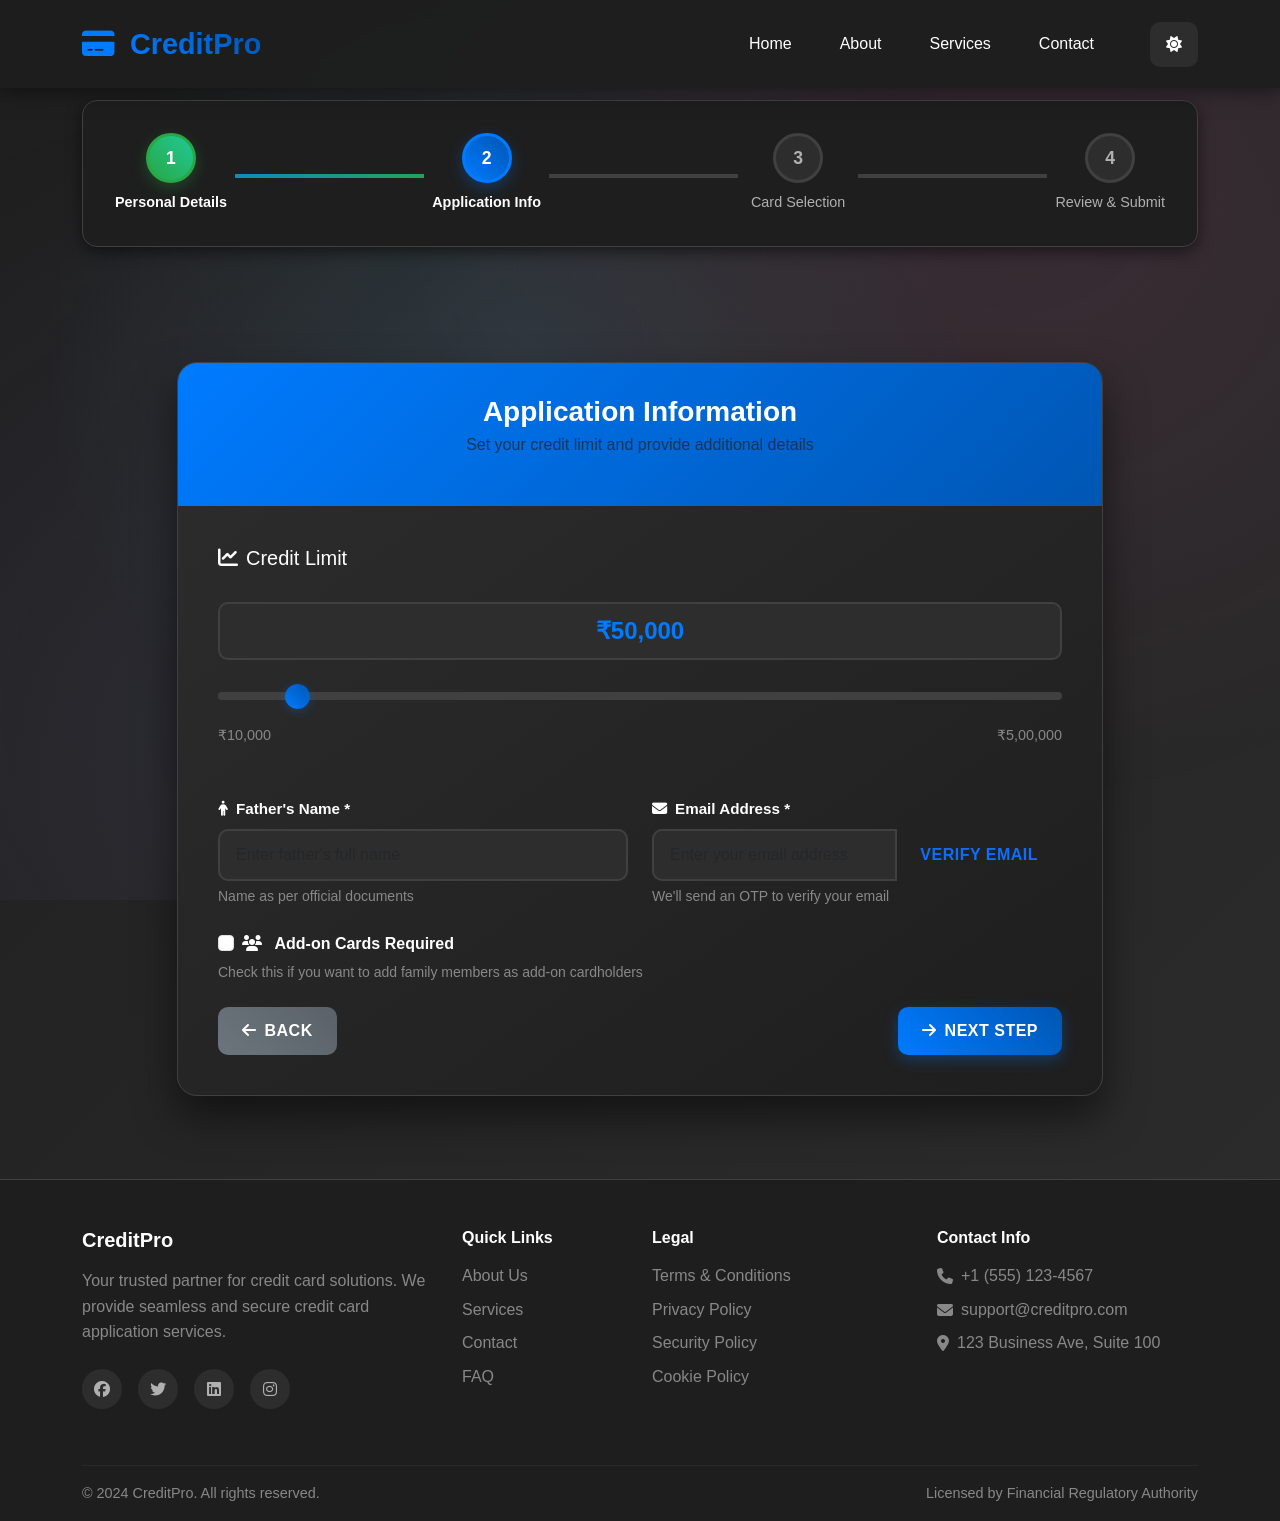
<file: step2.html>
<!DOCTYPE html>
<html lang="en">
<head>
    <meta charset="UTF-8">
    <meta name="viewport" content="width=device-width, initial-scale=1.0">
    <title>Application Info - Step 2</title>
    <link href="https://cdn.jsdelivr.net/npm/bootstrap@5.3.0/dist/css/bootstrap.min.css" rel="stylesheet">
    <link href="https://cdnjs.cloudflare.com/ajax/libs/font-awesome/6.4.0/css/all.min.css" rel="stylesheet">
    <link rel="stylesheet" href="styles.css">
</head>
<body>
    <!-- Fixed Header -->
    <nav class="navbar navbar-expand-lg fixed-top custom-navbar">
        <div class="container">
            <a class="navbar-brand" href="index.html">
                <i class="fas fa-credit-card me-2"></i>
                <span class="brand-text">CreditPro</span>
            </a>
            
            <button class="navbar-toggler" type="button" data-bs-toggle="collapse" data-bs-target="#navbarNav">
                <span class="navbar-toggler-icon"></span>
            </button>
            
            <div class="collapse navbar-collapse" id="navbarNav">
                <ul class="navbar-nav ms-auto me-3">
                    <li class="nav-item">
                        <a class="nav-link" href="index.html">Home</a>
                    </li>
                    <li class="nav-item">
                        <a class="nav-link" href="#about">About</a>
                    </li>
                    <li class="nav-item">
                        <a class="nav-link" href="#services">Services</a>
                    </li>
                    <li class="nav-item">
                        <a class="nav-link" href="#contact">Contact</a>
                    </li>
                </ul>
                
                <div class="theme-toggle">
                    <button class="btn btn-outline-light theme-btn" id="themeToggle">
                        <i class="fas fa-moon" id="themeIcon"></i>
                    </button>
                </div>
            </div>
        </div>
    </nav>

    <!-- Step Progress Bar -->
    <div class="container" style="margin-top: 100px;">
        <div class="step-progress">
            <div class="progress-container">
                <div class="progress-line">
                    <div class="progress-line-fill" style="width: 50%;"></div>
                </div>
                
                <div class="step completed">
                    <div class="step-circle">1</div>
                    <div class="step-label">Personal Details</div>
                </div>
                
                <div class="step active">
                    <div class="step-circle">2</div>
                    <div class="step-label">Application Info</div>
                </div>
                
                <div class="step">
                    <div class="step-circle">3</div>
                    <div class="step-label">Card Selection</div>
                </div>
                
                <div class="step">
                    <div class="step-circle">4</div>
                    <div class="step-label">Review & Submit</div>
                </div>
            </div>
        </div>
    </div>

    <!-- Main Content -->
    <main class="main-content" style="padding-top: 2rem;">
        <div class="container">
            <div class="row justify-content-center">
                <div class="col-lg-10 col-md-12">
                    <div class="form-card">
                        <div class="card-header text-center">
                            <h3 class="mb-1">Application Information</h3>
                            <p class="text-muted">Set your credit limit and provide additional details</p>
                        </div>
                        
                        <div class="card-body">
                            <form id="step2Form">
                                <!-- Credit Limit Slider -->
                                <div class="mb-5">
                                    <h5 class="mb-3">
                                        <i class="fas fa-chart-line me-2"></i>Credit Limit
                                    </h5>
                                    <div class="range-container">
                                        <div class="range-value" id="rangeValue">₹50,000</div>
                                        <input type="range" class="range-slider" id="creditLimitRange" 
                                               min="10000" max="500000" value="50000" step="5000">
                                        <div class="range-labels">
                                            <span id="minValue">₹10,000</span>
                                            <span id="maxValue">₹5,00,000</span>
                                        </div>
                                    </div>
                                </div>
                                
                                <div class="row">
                                    <!-- Father's Name -->
                                    <div class="col-md-6 mb-4">
                                        <label for="fatherName" class="form-label">
                                            <i class="fas fa-male me-2"></i>Father's Name *
                                        </label>
                                        <input type="text" class="form-control" id="fatherName" name="fatherName" 
                                               placeholder="Enter father's full name" required>
                                        <div class="form-text">Name as per official documents</div>
                                    </div>
                                    
                                    <!-- Email Field with Verification -->
                                    <div class="col-md-6 mb-4">
                                        <label for="email" class="form-label">
                                            <i class="fas fa-envelope me-2"></i>Email Address *
                                        </label>
                                        <div class="input-group">
                                            <input type="email" class="form-control" id="email" name="email" 
                                                   placeholder="Enter your email address" required>
                                            <button type="button" class="btn btn-outline-primary" onclick="sendOTP()">
                                                Verify Email
                                            </button>
                                        </div>
                                        <div class="form-text">We'll send an OTP to verify your email</div>
                                    </div>
                                </div>
                                
                                <!-- OTP Container (Initially Hidden) -->
                                <div id="otpContainer" style="display: none;" class="mb-4">
                                    <div class="row">
                                        <div class="col-md-6">
                                            <label for="otpInput" class="form-label">
                                                <i class="fas fa-key me-2"></i>Enter OTP
                                            </label>
                                            <div class="input-group">
                                                <input type="text" class="form-control" id="otpInput" 
                                                       placeholder="Enter 6-digit OTP" maxlength="6">
                                                <button type="button" class="btn btn-success" onclick="verifyOTP()">
                                                    Verify
                                                </button>
                                            </div>
                                            <div class="form-text">Check your email for the OTP</div>
                                        </div>
                                    </div>
                                </div>
                                
                                <!-- Addon Required Checkbox -->
                                <div class="mb-4">
                                    <div class="form-check">
                                        <input class="form-check-input" type="checkbox" id="addonRequired" name="addonRequired">
                                        <label class="form-check-label" for="addonRequired">
                                            <i class="fas fa-users me-2"></i>
                                            <strong>Add-on Cards Required</strong>
                                        </label>
                                    </div>
                                    <div class="form-text">Check this if you want to add family members as add-on cardholders</div>
                                </div>
                                
                                <div class="d-flex justify-content-between mt-4">
                                    <button type="button" class="btn btn-secondary" onclick="goBack()">
                                        <i class="fas fa-arrow-left me-2"></i>Back
                                    </button>
                                    
                                    <button type="submit" class="btn btn-primary">
                                        <i class="fas fa-arrow-right me-2"></i>Next Step
                                    </button>
                                </div>
                            </form>
                        </div>
                    </div>
                </div>
            </div>
        </div>
    </main>

    <!-- Addon Modal -->
    <div class="modal fade" id="addonModal" tabindex="-1" aria-labelledby="addonModalLabel" aria-hidden="true">
        <div class="modal-dialog modal-lg">
            <div class="modal-content">
                <div class="modal-header">
                    <h5 class="modal-title" id="addonModalLabel">
                        <i class="fas fa-users me-2"></i>Add-on Card Details
                    </h5>
                    <button type="button" class="btn-close" data-bs-dismiss="modal" aria-label="Close"></button>
                </div>
                <div class="modal-body">
                    <p class="text-muted mb-4">Add up to 4 family members as add-on cardholders. Each add-on card will be linked to your primary account.</p>
                    
                    <div id="addonsContainer">
                        <!-- Addon forms will be dynamically added here -->
                    </div>
                    
                    <div class="d-flex justify-content-between align-items-center mt-4">
                        <button type="button" class="btn btn-success round-btn btn-add" onclick="addAddon()" id="addAddonBtn">
                            <i class="fas fa-plus"></i> Add Another Addon
                        </button>
                        <small class="text-muted">Maximum 4 add-on cards allowed</small>
                    </div>
                </div>
                <div class="modal-footer">
                    <button type="button" class="btn btn-secondary" data-bs-dismiss="modal">Cancel</button>
                    <button type="button" class="btn btn-primary" onclick="closeAddonModal()">Save Add-ons</button>
                </div>
            </div>
        </div>
    </div>

    <!-- Footer -->
    <footer class="footer">
        <div class="container">
            <div class="row">
                <div class="col-lg-4 col-md-6 mb-4">
                    <h5 class="footer-title">CreditPro</h5>
                    <p class="footer-text">Your trusted partner for credit card solutions. We provide seamless and secure credit card application services.</p>
                    <div class="social-links">
                        <a href="#" class="social-link"><i class="fab fa-facebook"></i></a>
                        <a href="#" class="social-link"><i class="fab fa-twitter"></i></a>
                        <a href="#" class="social-link"><i class="fab fa-linkedin"></i></a>
                        <a href="#" class="social-link"><i class="fab fa-instagram"></i></a>
                    </div>
                </div>
                
                <div class="col-lg-2 col-md-6 mb-4">
                    <h6 class="footer-subtitle">Quick Links</h6>
                    <ul class="footer-links">
                        <li><a href="#about">About Us</a></li>
                        <li><a href="#services">Services</a></li>
                        <li><a href="#contact">Contact</a></li>
                        <li><a href="#faq">FAQ</a></li>
                    </ul>
                </div>
                
                <div class="col-lg-3 col-md-6 mb-4">
                    <h6 class="footer-subtitle">Legal</h6>
                    <ul class="footer-links">
                        <li><a href="#terms">Terms & Conditions</a></li>
                        <li><a href="#privacy">Privacy Policy</a></li>
                        <li><a href="#security">Security Policy</a></li>
                        <li><a href="#cookies">Cookie Policy</a></li>
                    </ul>
                </div>
                
                <div class="col-lg-3 col-md-6 mb-4">
                    <h6 class="footer-subtitle">Contact Info</h6>
                    <div class="contact-info">
                        <p><i class="fas fa-phone me-2"></i> +1 (555) 123-4567</p>
                        <p><i class="fas fa-envelope me-2"></i> support@creditpro.com</p>
                        <p><i class="fas fa-map-marker-alt me-2"></i> 123 Business Ave, Suite 100</p>
                    </div>
                </div>
            </div>
            
            <hr class="footer-divider">
            
            <div class="row align-items-center">
                <div class="col-md-6">
                    <p class="copyright">&copy; 2024 CreditPro. All rights reserved.</p>
                </div>
                <div class="col-md-6 text-md-end">
                    <p class="disclaimer">Licensed by Financial Regulatory Authority</p>
                </div>
            </div>
        </div>
    </footer>

    <script src="https://cdn.jsdelivr.net/npm/bootstrap@5.3.0/dist/js/bootstrap.bundle.min.js"></script>
    <script src="https://code.jquery.com/jquery-3.7.1.min.js"></script>
    <script src="script.js"></script>
</body>
</html>
</file>
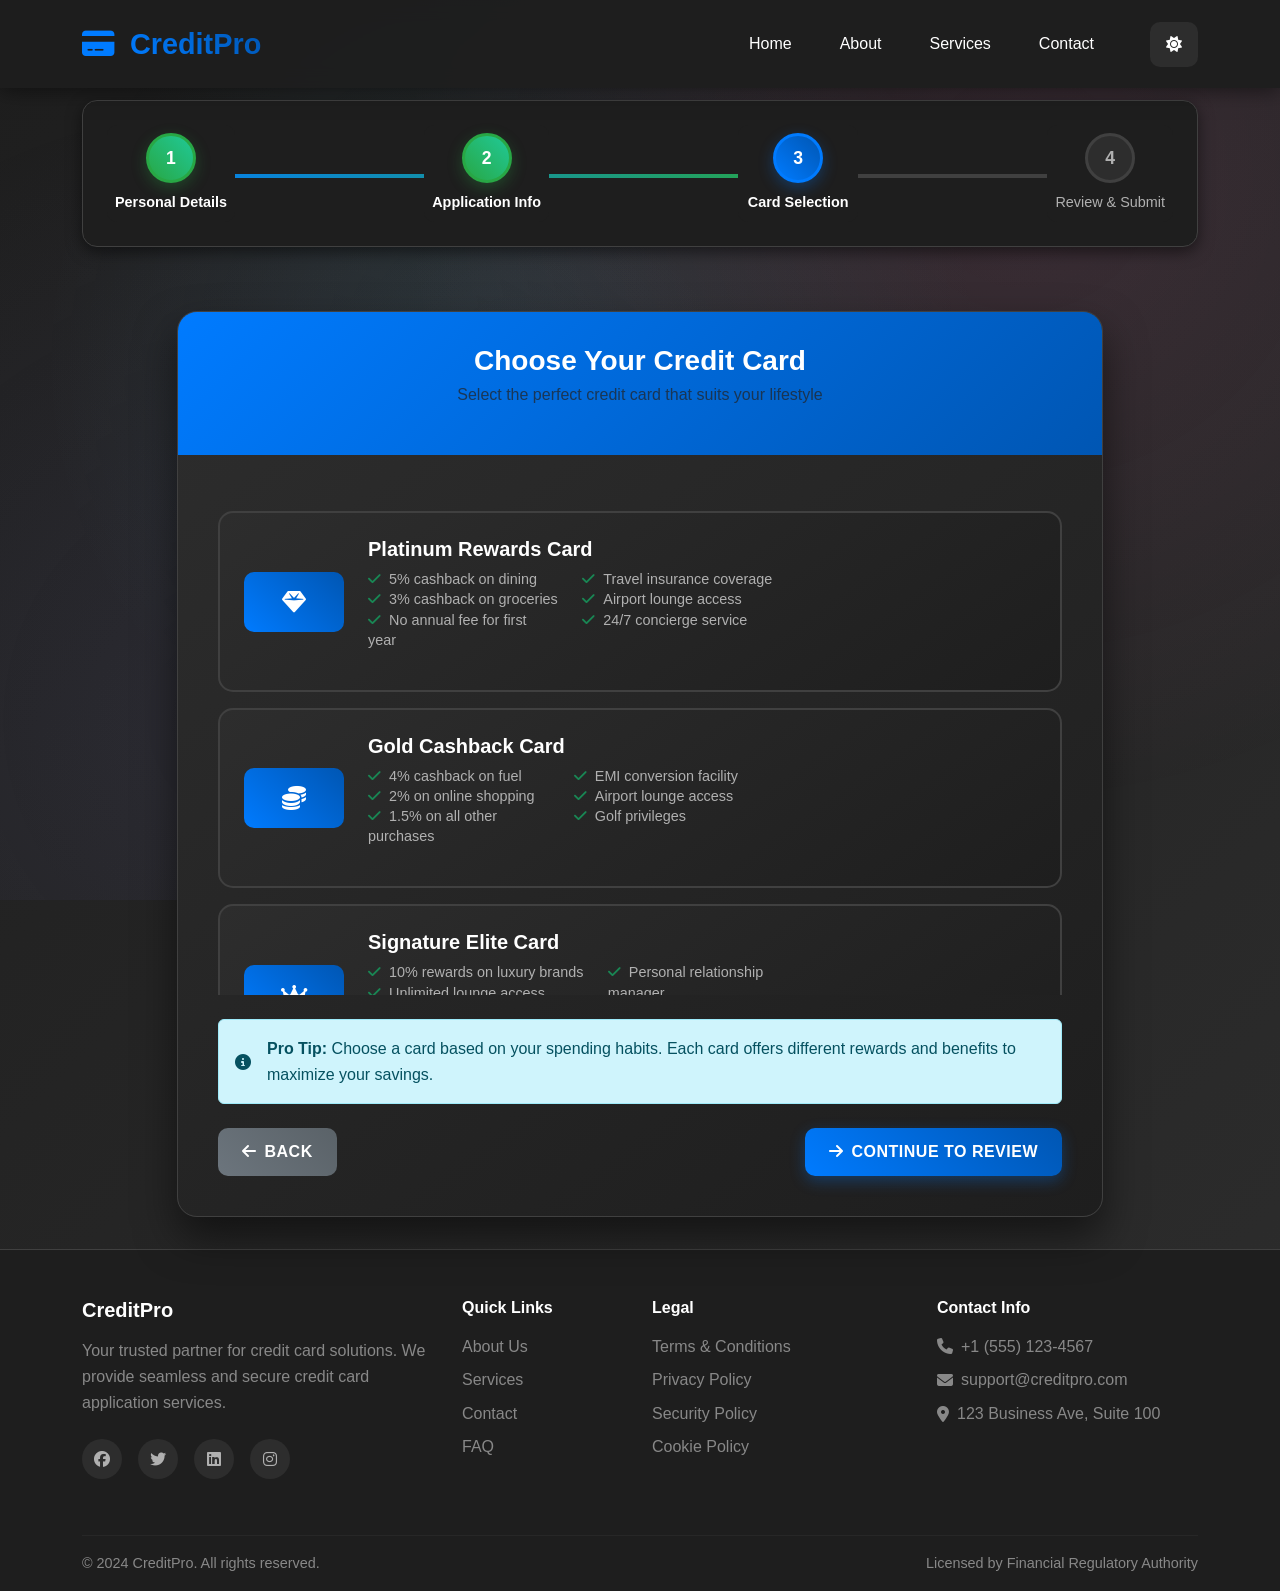
<file: step3.html>
<!DOCTYPE html>
<html lang="en">
<head>
    <meta charset="UTF-8">
    <meta name="viewport" content="width=device-width, initial-scale=1.0">
    <title>Card Selection - Step 3</title>
    <link href="https://cdn.jsdelivr.net/npm/bootstrap@5.3.0/dist/css/bootstrap.min.css" rel="stylesheet">
    <link href="https://cdnjs.cloudflare.com/ajax/libs/font-awesome/6.4.0/css/all.min.css" rel="stylesheet">
    <link rel="stylesheet" href="styles.css">
</head>
<body>
    <!-- Fixed Header -->
    <nav class="navbar navbar-expand-lg fixed-top custom-navbar">
        <div class="container">
            <a class="navbar-brand" href="index.html">
                <i class="fas fa-credit-card me-2"></i>
                <span class="brand-text">CreditPro</span>
            </a>
            
            <button class="navbar-toggler" type="button" data-bs-toggle="collapse" data-bs-target="#navbarNav">
                <span class="navbar-toggler-icon"></span>
            </button>
            
            <div class="collapse navbar-collapse" id="navbarNav">
                <ul class="navbar-nav ms-auto me-3">
                    <li class="nav-item">
                        <a class="nav-link" href="index.html">Home</a>
                    </li>
                    <li class="nav-item">
                        <a class="nav-link" href="#about">About</a>
                    </li>
                    <li class="nav-item">
                        <a class="nav-link" href="#services">Services</a>
                    </li>
                    <li class="nav-item">
                        <a class="nav-link" href="#contact">Contact</a>
                    </li>
                </ul>
                
                <div class="theme-toggle">
                    <button class="btn btn-outline-light theme-btn" id="themeToggle">
                        <i class="fas fa-moon" id="themeIcon"></i>
                    </button>
                </div>
            </div>
        </div>
    </nav>

    <!-- Step Progress Bar -->
    <div class="container" style="margin-top: 100px;">
        <div class="step-progress">
            <div class="progress-container">
                <div class="progress-line">
                    <div class="progress-line-fill" style="width: 75%;"></div>
                </div>
                
                <div class="step completed">
                    <div class="step-circle">1</div>
                    <div class="step-label">Personal Details</div>
                </div>
                
                <div class="step completed">
                    <div class="step-circle">2</div>
                    <div class="step-label">Application Info</div>
                </div>
                
                <div class="step active">
                    <div class="step-circle">3</div>
                    <div class="step-label">Card Selection</div>
                </div>
                
                <div class="step">
                    <div class="step-circle">4</div>
                    <div class="step-label">Review & Submit</div>
                </div>
            </div>
        </div>
    </div>

    <!-- Main Content -->
    <main class="main-content" style="padding-top: 2rem;">
        <div class="container">
            <div class="row justify-content-center">
                <div class="col-lg-10 col-md-12">
                    <div class="form-card">
                        <div class="card-header text-center">
                            <h3 class="mb-1">Choose Your Credit Card</h3>
                            <p class="text-muted">Select the perfect credit card that suits your lifestyle</p>
                        </div>
                        
                        <div class="card-body">
                            <form id="step3Form">
                                <!-- Credit Cards List -->
                                <div class="card-list">
                                    <!-- Platinum Rewards Card -->
                                    <div class="credit-card-item" onclick="selectCard(this, 'platinum')">
                                        <div class="card-image">
                                            <i class="fas fa-gem"></i>
                                        </div>
                                        <div class="card-details">
                                            <h5>Platinum Rewards Card</h5>
                                            <div class="card-features">
                                                <div class="row">
                                                    <div class="col-md-6">
                                                        <ul class="list-unstyled">
                                                            <li><i class="fas fa-check text-success me-2"></i>5% cashback on dining</li>
                                                            <li><i class="fas fa-check text-success me-2"></i>3% cashback on groceries</li>
                                                            <li><i class="fas fa-check text-success me-2"></i>No annual fee for first year</li>
                                                        </ul>
                                                    </div>
                                                    <div class="col-md-6">
                                                        <ul class="list-unstyled">
                                                            <li><i class="fas fa-check text-success me-2"></i>Travel insurance coverage</li>
                                                            <li><i class="fas fa-check text-success me-2"></i>Airport lounge access</li>
                                                            <li><i class="fas fa-check text-success me-2"></i>24/7 concierge service</li>
                                                        </ul>
                                                    </div>
                                                </div>
                                            </div>
                                        </div>
                                    </div>

                                    <!-- Gold Cashback Card -->
                                    <div class="credit-card-item" onclick="selectCard(this, 'gold')">
                                        <div class="card-image">
                                            <i class="fas fa-coins"></i>
                                        </div>
                                        <div class="card-details">
                                            <h5>Gold Cashback Card</h5>
                                            <div class="card-features">
                                                <div class="row">
                                                    <div class="col-md-6">
                                                        <ul class="list-unstyled">
                                                            <li><i class="fas fa-check text-success me-2"></i>4% cashback on fuel</li>
                                                            <li><i class="fas fa-check text-success me-2"></i>2% on online shopping</li>
                                                            <li><i class="fas fa-check text-success me-2"></i>1.5% on all other purchases</li>
                                                        </ul>
                                                    </div>
                                                    <div class="col-md-6">
                                                        <ul class="list-unstyled">
                                                            <li><i class="fas fa-check text-success me-2"></i>EMI conversion facility</li>
                                                            <li><i class="fas fa-check text-success me-2"></i>Airport lounge access</li>
                                                            <li><i class="fas fa-check text-success me-2"></i>Golf privileges</li>
                                                        </ul>
                                                    </div>
                                                </div>
                                            </div>
                                        </div>
                                    </div>

                                    <!-- Signature Elite Card -->
                                    <div class="credit-card-item" onclick="selectCard(this, 'signature')">
                                        <div class="card-image">
                                            <i class="fas fa-crown"></i>
                                        </div>
                                        <div class="card-details">
                                            <h5>Signature Elite Card</h5>
                                            <div class="card-features">
                                                <div class="row">
                                                    <div class="col-md-6">
                                                        <ul class="list-unstyled">
                                                            <li><i class="fas fa-check text-success me-2"></i>10% rewards on luxury brands</li>
                                                            <li><i class="fas fa-check text-success me-2"></i>Unlimited lounge access</li>
                                                            <li><i class="fas fa-check text-success me-2"></i>Priority banking services</li>
                                                        </ul>
                                                    </div>
                                                    <div class="col-md-6">
                                                        <ul class="list-unstyled">
                                                            <li><i class="fas fa-check text-success me-2"></i>Personal relationship manager</li>
                                                            <li><i class="fas fa-check text-success me-2"></i>Complimentary spa access</li>
                                                            <li><i class="fas fa-check text-success me-2"></i>Global acceptance</li>
                                                        </ul>
                                                    </div>
                                                </div>
                                            </div>
                                        </div>
                                    </div>

                                    <!-- Business Pro Card -->
                                    <div class="credit-card-item" onclick="selectCard(this, 'business')">
                                        <div class="card-image">
                                            <i class="fas fa-briefcase"></i>
                                        </div>
                                        <div class="card-details">
                                            <h5>Business Pro Card</h5>
                                            <div class="card-features">
                                                <div class="row">
                                                    <div class="col-md-6">
                                                        <ul class="list-unstyled">
                                                            <li><i class="fas fa-check text-success me-2"></i>3% rewards on business expenses</li>
                                                            <li><i class="fas fa-check text-success me-2"></i>Expense tracking tools</li>
                                                            <li><i class="fas fa-check text-success me-2"></i>Fleet management services</li>
                                                        </ul>
                                                    </div>
                                                    <div class="col-md-6">
                                                        <ul class="list-unstyled">
                                                            <li><i class="fas fa-check text-success me-2"></i>Corporate banking benefits</li>
                                                            <li><i class="fas fa-check text-success me-2"></i>Business insurance coverage</li>
                                                            <li><i class="fas fa-check text-success me-2"></i>Tax filing assistance</li>
                                                        </ul>
                                                    </div>
                                                </div>
                                            </div>
                                        </div>
                                    </div>

                                    <!-- Travel Miles Card -->
                                    <div class="credit-card-item" onclick="selectCard(this, 'travel')">
                                        <div class="card-image">
                                            <i class="fas fa-plane"></i>
                                        </div>
                                        <div class="card-details">
                                            <h5>Travel Miles Card</h5>
                                            <div class="card-features">
                                                <div class="row">
                                                    <div class="col-md-6">
                                                        <ul class="list-unstyled">
                                                            <li><i class="fas fa-check text-success me-2"></i>2 miles per ₹100 spent</li>
                                                            <li><i class="fas fa-check text-success me-2"></i>No foreign transaction fees</li>
                                                            <li><i class="fas fa-check text-success me-2"></i>Free checked baggage</li>
                                                        </ul>
                                                    </div>
                                                    <div class="col-md-6">
                                                        <ul class="list-unstyled">
                                                            <li><i class="fas fa-check text-success me-2"></i>Priority boarding</li>
                                                            <li><i class="fas fa-check text-success me-2"></i>Travel protection insurance</li>
                                                            <li><i class="fas fa-check text-success me-2"></i>Hotel upgrade benefits</li>
                                                        </ul>
                                                    </div>
                                                </div>
                                            </div>
                                        </div>
                                    </div>

                                    <!-- Student Card -->
                                    <div class="credit-card-item" onclick="selectCard(this, 'student')">
                                        <div class="card-image">
                                            <i class="fas fa-graduation-cap"></i>
                                        </div>
                                        <div class="card-details">
                                            <h5>Student Smart Card</h5>
                                            <div class="card-features">
                                                <div class="row">
                                                    <div class="col-md-6">
                                                        <ul class="list-unstyled">
                                                            <li><i class="fas fa-check text-success me-2"></i>2% cashback on education</li>
                                                            <li><i class="fas fa-check text-success me-2"></i>No annual fee</li>
                                                            <li><i class="fas fa-check text-success me-2"></i>Movie ticket discounts</li>
                                                        </ul>
                                                    </div>
                                                    <div class="col-md-6">
                                                        <ul class="list-unstyled">
                                                            <li><i class="fas fa-check text-success me-2"></i>Online shopping offers</li>
                                                            <li><i class="fas fa-check text-success me-2"></i>Food delivery discounts</li>
                                                            <li><i class="fas fa-check text-success me-2"></i>Gaming platform benefits</li>
                                                        </ul>
                                                    </div>
                                                </div>
                                            </div>
                                        </div>
                                    </div>
                                </div>

                                <div class="alert alert-info d-flex align-items-center mt-4">
                                    <i class="fas fa-info-circle me-3"></i>
                                    <div>
                                        <strong>Pro Tip:</strong> Choose a card based on your spending habits. 
                                        Each card offers different rewards and benefits to maximize your savings.
                                    </div>
                                </div>
                                
                                <div class="d-flex justify-content-between mt-4">
                                    <button type="button" class="btn btn-secondary" onclick="goBack()">
                                        <i class="fas fa-arrow-left me-2"></i>Back
                                    </button>
                                    
                                    <button type="submit" class="btn btn-primary">
                                        <i class="fas fa-arrow-right me-2"></i>Continue to Review
                                    </button>
                                </div>
                            </form>
                        </div>
                    </div>
                </div>
            </div>
        </div>
    </main>

    <!-- Footer -->
    <footer class="footer">
        <div class="container">
            <div class="row">
                <div class="col-lg-4 col-md-6 mb-4">
                    <h5 class="footer-title">CreditPro</h5>
                    <p class="footer-text">Your trusted partner for credit card solutions. We provide seamless and secure credit card application services.</p>
                    <div class="social-links">
                        <a href="#" class="social-link"><i class="fab fa-facebook"></i></a>
                        <a href="#" class="social-link"><i class="fab fa-twitter"></i></a>
                        <a href="#" class="social-link"><i class="fab fa-linkedin"></i></a>
                        <a href="#" class="social-link"><i class="fab fa-instagram"></i></a>
                    </div>
                </div>
                
                <div class="col-lg-2 col-md-6 mb-4">
                    <h6 class="footer-subtitle">Quick Links</h6>
                    <ul class="footer-links">
                        <li><a href="#about">About Us</a></li>
                        <li><a href="#services">Services</a></li>
                        <li><a href="#contact">Contact</a></li>
                        <li><a href="#faq">FAQ</a></li>
                    </ul>
                </div>
                
                <div class="col-lg-3 col-md-6 mb-4">
                    <h6 class="footer-subtitle">Legal</h6>
                    <ul class="footer-links">
                        <li><a href="#terms">Terms & Conditions</a></li>
                        <li><a href="#privacy">Privacy Policy</a></li>
                        <li><a href="#security">Security Policy</a></li>
                        <li><a href="#cookies">Cookie Policy</a></li>
                    </ul>
                </div>
                
                <div class="col-lg-3 col-md-6 mb-4">
                    <h6 class="footer-subtitle">Contact Info</h6>
                    <div class="contact-info">
                        <p><i class="fas fa-phone me-2"></i> +1 (555) 123-4567</p>
                        <p><i class="fas fa-envelope me-2"></i> support@creditpro.com</p>
                        <p><i class="fas fa-map-marker-alt me-2"></i> 123 Business Ave, Suite 100</p>
                    </div>
                </div>
            </div>
            
            <hr class="footer-divider">
            
            <div class="row align-items-center">
                <div class="col-md-6">
                    <p class="copyright">&copy; 2024 CreditPro. All rights reserved.</p>
                </div>
                <div class="col-md-6 text-md-end">
                    <p class="disclaimer">Licensed by Financial Regulatory Authority</p>
                </div>
            </div>
        </div>
    </footer>

    <script src="https://cdn.jsdelivr.net/npm/bootstrap@5.3.0/dist/js/bootstrap.bundle.min.js"></script>
    <script src="https://code.jquery.com/jquery-3.7.1.min.js"></script>
    <script src="script.js"></script>
</body>
</html>
</file>
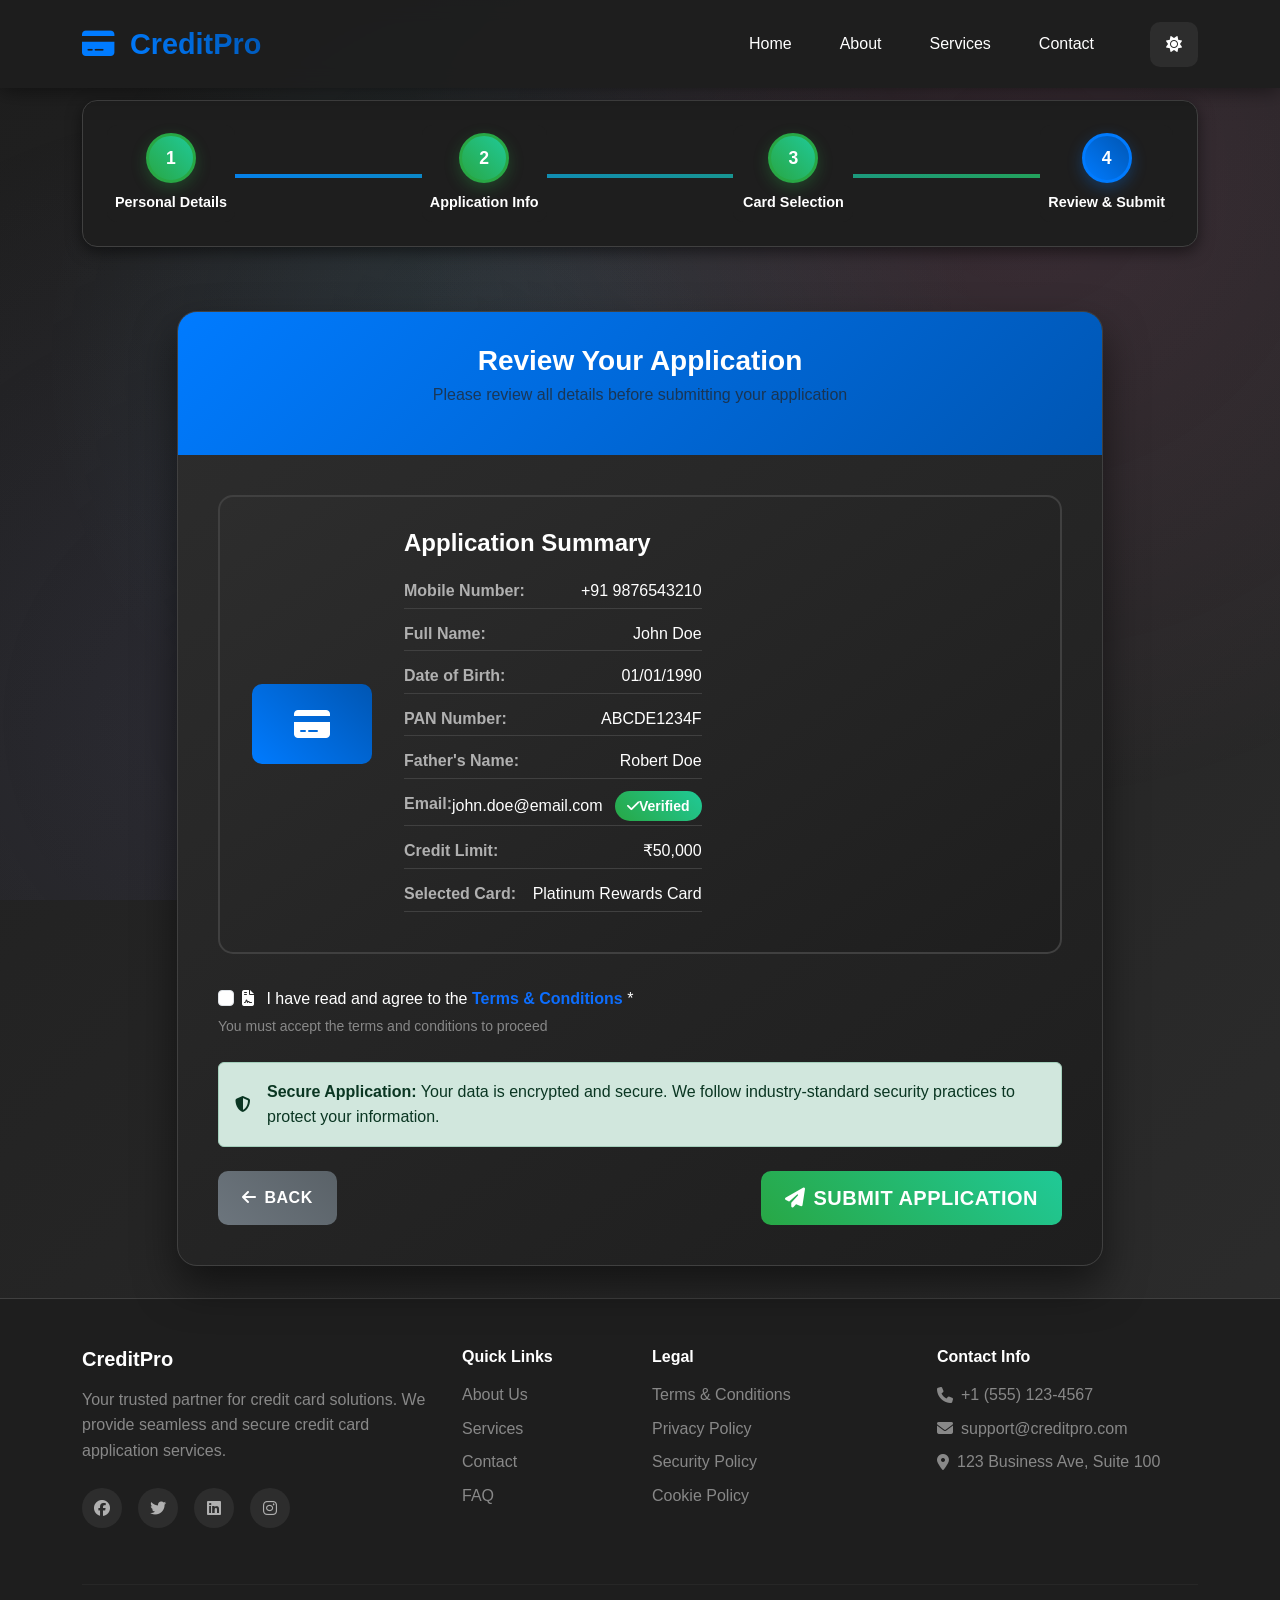
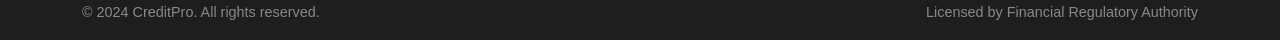
<file: step4.html>
<!DOCTYPE html>
<html lang="en">
<head>
    <meta charset="UTF-8">
    <meta name="viewport" content="width=device-width, initial-scale=1.0">
    <title>Review & Submit - Step 4</title>
    <link href="https://cdn.jsdelivr.net/npm/bootstrap@5.3.0/dist/css/bootstrap.min.css" rel="stylesheet">
    <link href="https://cdnjs.cloudflare.com/ajax/libs/font-awesome/6.4.0/css/all.min.css" rel="stylesheet">
    <link rel="stylesheet" href="styles.css">
</head>
<body>
    <!-- Fixed Header -->
    <nav class="navbar navbar-expand-lg fixed-top custom-navbar">
        <div class="container">
            <a class="navbar-brand" href="index.html">
                <i class="fas fa-credit-card me-2"></i>
                <span class="brand-text">CreditPro</span>
            </a>
            
            <button class="navbar-toggler" type="button" data-bs-toggle="collapse" data-bs-target="#navbarNav">
                <span class="navbar-toggler-icon"></span>
            </button>
            
            <div class="collapse navbar-collapse" id="navbarNav">
                <ul class="navbar-nav ms-auto me-3">
                    <li class="nav-item">
                        <a class="nav-link" href="index.html">Home</a>
                    </li>
                    <li class="nav-item">
                        <a class="nav-link" href="#about">About</a>
                    </li>
                    <li class="nav-item">
                        <a class="nav-link" href="#services">Services</a>
                    </li>
                    <li class="nav-item">
                        <a class="nav-link" href="#contact">Contact</a>
                    </li>
                </ul>
                
                <div class="theme-toggle">
                    <button class="btn btn-outline-light theme-btn" id="themeToggle">
                        <i class="fas fa-moon" id="themeIcon"></i>
                    </button>
                </div>
            </div>
        </div>
    </nav>

    <!-- Step Progress Bar -->
    <div class="container" style="margin-top: 100px;">
        <div class="step-progress">
            <div class="progress-container">
                <div class="progress-line">
                    <div class="progress-line-fill" style="width: 100%;"></div>
                </div>
                
                <div class="step completed">
                    <div class="step-circle">1</div>
                    <div class="step-label">Personal Details</div>
                </div>
                
                <div class="step completed">
                    <div class="step-circle">2</div>
                    <div class="step-label">Application Info</div>
                </div>
                
                <div class="step completed">
                    <div class="step-circle">3</div>
                    <div class="step-label">Card Selection</div>
                </div>
                
                <div class="step active">
                    <div class="step-circle">4</div>
                    <div class="step-label">Review & Submit</div>
                </div>
            </div>
        </div>
    </div>

    <!-- Main Content -->
    <main class="main-content" style="padding-top: 2rem;">
        <div class="container">
            <div class="row justify-content-center">
                <div class="col-lg-10 col-md-12">
                    <div class="form-card">
                        <div class="card-header text-center">
                            <h3 class="mb-1">Review Your Application</h3>
                            <p class="text-muted">Please review all details before submitting your application</p>
                        </div>
                        
                        <div class="card-body">
                            <!-- Summary Card -->
                            <div class="summary-card">
                                <div class="summary-image">
                                    <i class="fas fa-credit-card"></i>
                                </div>
                                <div class="summary-details">
                                    <h4>Application Summary</h4>
                                    
                                    <div class="summary-item">
                                        <span class="summary-label">Mobile Number:</span>
                                        <span class="summary-value" id="summaryMobile">+91 9876543210</span>
                                    </div>
                                    
                                    <div class="summary-item">
                                        <span class="summary-label">Full Name:</span>
                                        <span class="summary-value" id="summaryName">John Doe</span>
                                    </div>
                                    
                                    <div class="summary-item">
                                        <span class="summary-label">Date of Birth:</span>
                                        <span class="summary-value" id="summaryDob">01/01/1990</span>
                                    </div>
                                    
                                    <div class="summary-item">
                                        <span class="summary-label">PAN Number:</span>
                                        <span class="summary-value" id="summaryPan">ABCDE1234F</span>
                                    </div>
                                    
                                    <div class="summary-item">
                                        <span class="summary-label">Father's Name:</span>
                                        <span class="summary-value" id="summaryFatherName">Robert Doe</span>
                                    </div>
                                    
                                    <div class="summary-item">
                                        <span class="summary-label">Email:</span>
                                        <span class="summary-value" id="summaryEmail">john.doe@email.com 
                                            <span class="verified-badge">
                                                <i class="fas fa-check"></i> Verified
                                            </span>
                                        </span>
                                    </div>
                                    
                                    <div class="summary-item">
                                        <span class="summary-label">Credit Limit:</span>
                                        <span class="summary-value" id="summaryCreditLimit">₹50,000</span>
                                    </div>
                                    
                                    <div class="summary-item">
                                        <span class="summary-label">Selected Card:</span>
                                        <span class="summary-value" id="summaryCard">Platinum Rewards Card</span>
                                    </div>
                                    
                                    <div class="summary-item" id="summaryAddonSection" style="display: none;">
                                        <span class="summary-label">Add-on Cards:</span>
                                        <span class="summary-value" id="summaryAddons">2 family members</span>
                                    </div>
                                </div>
                            </div>

                            <form id="step4Form">
                                <!-- Terms and Conditions -->
                                <div class="mb-4">
                                    <div class="form-check">
                                        <input class="form-check-input" type="checkbox" id="termsAccepted" name="termsAccepted" required>
                                        <label class="form-check-label" for="termsAccepted">
                                            <i class="fas fa-file-contract me-2"></i>
                                            I have read and agree to the 
                                            <a href="#" onclick="showTermsModal()" class="text-decoration-none">
                                                <strong>Terms & Conditions</strong>
                                            </a> *
                                        </label>
                                    </div>
                                    <div class="form-text">You must accept the terms and conditions to proceed</div>
                                </div>
                                
                                <div class="alert alert-success d-flex align-items-center">
                                    <i class="fas fa-shield-alt me-3"></i>
                                    <div>
                                        <strong>Secure Application:</strong> Your data is encrypted and secure. 
                                        We follow industry-standard security practices to protect your information.
                                    </div>
                                </div>
                                
                                <div class="d-flex justify-content-between mt-4">
                                    <button type="button" class="btn btn-secondary" onclick="goBack()">
                                        <i class="fas fa-arrow-left me-2"></i>Back
                                    </button>
                                    
                                    <button type="submit" class="btn btn-success btn-lg">
                                        <i class="fas fa-paper-plane me-2"></i>Submit Application
                                    </button>
                                </div>
                            </form>
                        </div>
                    </div>
                </div>
            </div>
        </div>
    </main>

    <!-- Terms & Conditions Modal -->
    <div class="modal fade" id="termsModal" tabindex="-1" aria-labelledby="termsModalLabel" aria-hidden="true">
        <div class="modal-dialog modal-lg modal-dialog-scrollable">
            <div class="modal-content">
                <div class="modal-header">
                    <h5 class="modal-title" id="termsModalLabel">
                        <i class="fas fa-file-contract me-2"></i>Terms & Conditions
                    </h5>
                    <button type="button" class="btn-close" data-bs-dismiss="modal" aria-label="Close"></button>
                </div>
                <div class="modal-body">
                    <div class="terms-content">
                        <h6>1. Agreement to Terms</h6>
                        <p>By applying for this credit card, you agree to be bound by these terms and conditions. These terms govern your use of the credit card and related services.</p>
                        
                        <h6>2. Eligibility Criteria</h6>
                        <p>You must be at least 18 years of age, have a valid PAN card, and meet our income requirements. We reserve the right to verify all information provided.</p>
                        
                        <h6>3. Credit Limit</h6>
                        <p>Your credit limit will be determined based on your income, credit history, and other factors. The credit limit may be reviewed and adjusted periodically.</p>
                        
                        <h6>4. Interest Rates and Fees</h6>
                        <p>Interest will be charged on outstanding balances as per the rates disclosed. Annual fees, late payment charges, and other fees may apply as per the fee schedule.</p>
                        
                        <h6>5. Payment Terms</h6>
                        <p>Minimum payment is due by the payment due date each month. Full payment of the outstanding balance is encouraged to avoid interest charges.</p>
                        
                        <h6>6. Privacy and Data Protection</h6>
                        <p>We are committed to protecting your privacy. Your personal information will be used in accordance with our Privacy Policy and applicable data protection laws.</p>
                        
                        <h6>7. Card Security</h6>
                        <p>You are responsible for the security of your card and PIN. Report lost or stolen cards immediately. You may be liable for unauthorized transactions until reported.</p>
                        
                        <h6>8. Rewards and Benefits</h6>
                        <p>Reward points and benefits are subject to the specific terms of the rewards program. Points may expire as per program terms.</p>
                        
                        <h6>9. Changes to Terms</h6>
                        <p>We may modify these terms with prior notice as required by law. Continued use of the card constitutes acceptance of modified terms.</p>
                        
                        <h6>10. Termination</h6>
                        <p>Either party may terminate this agreement with proper notice. Outstanding balances remain due even after termination.</p>
                        
                        <h6>11. Governing Law</h6>
                        <p>This agreement is governed by the laws of India. Any disputes shall be subject to the jurisdiction of courts in Mumbai.</p>
                        
                        <h6>12. Contact Information</h6>
                        <p>For questions or concerns, contact our customer service at the numbers provided on your card or statements.</p>
                        
                        <div class="alert alert-info mt-4">
                            <i class="fas fa-info-circle me-2"></i>
                            <strong>Important:</strong> Please read these terms carefully. By checking the acceptance box, you acknowledge that you have read, understood, and agree to these terms and conditions.
                        </div>
                    </div>
                </div>
                <div class="modal-footer">
                    <button type="button" class="btn btn-secondary" data-bs-dismiss="modal">Close</button>
                    <button type="button" class="btn btn-primary" onclick="acceptTerms()">I Accept Terms</button>
                </div>
            </div>
        </div>
    </div>

    <!-- Footer -->
    <footer class="footer">
        <div class="container">
            <div class="row">
                <div class="col-lg-4 col-md-6 mb-4">
                    <h5 class="footer-title">CreditPro</h5>
                    <p class="footer-text">Your trusted partner for credit card solutions. We provide seamless and secure credit card application services.</p>
                    <div class="social-links">
                        <a href="#" class="social-link"><i class="fab fa-facebook"></i></a>
                        <a href="#" class="social-link"><i class="fab fa-twitter"></i></a>
                        <a href="#" class="social-link"><i class="fab fa-linkedin"></i></a>
                        <a href="#" class="social-link"><i class="fab fa-instagram"></i></a>
                    </div>
                </div>
                
                <div class="col-lg-2 col-md-6 mb-4">
                    <h6 class="footer-subtitle">Quick Links</h6>
                    <ul class="footer-links">
                        <li><a href="#about">About Us</a></li>
                        <li><a href="#services">Services</a></li>
                        <li><a href="#contact">Contact</a></li>
                        <li><a href="#faq">FAQ</a></li>
                    </ul>
                </div>
                
                <div class="col-lg-3 col-md-6 mb-4">
                    <h6 class="footer-subtitle">Legal</h6>
                    <ul class="footer-links">
                        <li><a href="#terms">Terms & Conditions</a></li>
                        <li><a href="#privacy">Privacy Policy</a></li>
                        <li><a href="#security">Security Policy</a></li>
                        <li><a href="#cookies">Cookie Policy</a></li>
                    </ul>
                </div>
                
                <div class="col-lg-3 col-md-6 mb-4">
                    <h6 class="footer-subtitle">Contact Info</h6>
                    <div class="contact-info">
                        <p><i class="fas fa-phone me-2"></i> +1 (555) 123-4567</p>
                        <p><i class="fas fa-envelope me-2"></i> support@creditpro.com</p>
                        <p><i class="fas fa-map-marker-alt me-2"></i> 123 Business Ave, Suite 100</p>
                    </div>
                </div>
            </div>
            
            <hr class="footer-divider">
            
            <div class="row align-items-center">
                <div class="col-md-6">
                    <p class="copyright">&copy; 2024 CreditPro. All rights reserved.</p>
                </div>
                <div class="col-md-6 text-md-end">
                    <p class="disclaimer">Licensed by Financial Regulatory Authority</p>
                </div>
            </div>
        </div>
    </footer>

    <script src="https://cdn.jsdelivr.net/npm/bootstrap@5.3.0/dist/js/bootstrap.bundle.min.js"></script>
    <script src="https://code.jquery.com/jquery-3.7.1.min.js"></script>
    <script src="script.js"></script>
    
    <script>
        // Accept terms function
        function acceptTerms() {
            document.getElementById('termsAccepted').checked = true;
            appData.termsAccepted = true;
            const modal = bootstrap.Modal.getInstance(document.getElementById('termsModal'));
            modal.hide();
        }
    </script>
</body>
</html>
</file>
<file: styles.css>
/* CSS Variables for Theme Management */
:root {
    /* Dark Theme Colors (Default) */
    --primary-color: #007bff;
    --secondary-color: #6c757d;
    --success-color: #28a745;
    --danger-color: #dc3545;
    --warning-color: #ffc107;
    --info-color: #17a2b8;
    
    --bg-primary: #121212;
    --bg-secondary: #1e1e1e;
    --bg-tertiary: #2d2d2d;
    --text-primary: #ffffff;
    --text-secondary: #b0b0b0;
    --text-muted: #888888;
    
    --border-color: #404040;
    --shadow-light: rgba(255, 255, 255, 0.1);
    --shadow-dark: rgba(0, 0, 0, 0.5);
    
    --gradient-bg: linear-gradient(135deg, #1e1e1e 0%, #2d2d2d 100%);
    --card-gradient: linear-gradient(145deg, #2d2d2d 0%, #1e1e1e 100%);
    
    /* Spacing */
    --header-height: 80px;
    --footer-height: auto;
    --content-padding: 100px;
}

[data-theme="light"] {
    /* Light Theme Colors */
    --bg-primary: #ffffff;
    --bg-secondary: #f8f9fa;
    --bg-tertiary: #e9ecef;
    --text-primary: #212529;
    --text-secondary: #495057;
    --text-muted: #6c757d;
    
    --border-color: #dee2e6;
    --shadow-light: rgba(0, 0, 0, 0.1);
    --shadow-dark: rgba(0, 0, 0, 0.15);
    
    --gradient-bg: linear-gradient(135deg, #f8f9fa 0%, #e9ecef 100%);
    --card-gradient: linear-gradient(145deg, #ffffff 0%, #f8f9fa 100%);
}

/* Global Styles */
* {
    margin: 0;
    padding: 0;
    box-sizing: border-box;
}

body {
    font-family: 'Segoe UI', Tahoma, Geneva, Verdana, sans-serif;
    background: var(--gradient-bg);
    color: var(--text-primary);
    line-height: 1.6;
    min-height: 100vh;
    overflow-x: hidden;
    transition: all 0.3s ease;
}

/* Professional Background Pattern */
body::before {
    content: '';
    position: fixed;
    top: 0;
    left: 0;
    width: 100%;
    height: 100%;
    background: 
        radial-gradient(circle at 20% 80%, rgba(120, 119, 198, 0.1) 0%, transparent 50%),
        radial-gradient(circle at 80% 20%, rgba(255, 119, 198, 0.1) 0%, transparent 50%),
        radial-gradient(circle at 40% 40%, rgba(120, 219, 255, 0.1) 0%, transparent 50%);
    z-index: -1;
    pointer-events: none;
}

/* Header Styles */
.custom-navbar {
    background: rgba(30, 30, 30, 0.95) !important;
    backdrop-filter: blur(10px);
    box-shadow: 0 2px 20px var(--shadow-dark);
    padding: 1rem 0;
    transition: all 0.3s ease;
}

[data-theme="light"] .custom-navbar {
    background: rgba(255, 255, 255, 0.95) !important;
    box-shadow: 0 2px 20px var(--shadow-light);
}

.navbar-brand {
    font-size: 1.8rem;
    font-weight: 700;
    color: var(--primary-color) !important;
    text-decoration: none;
}

.brand-text {
    background: linear-gradient(45deg, var(--primary-color), #0056b3);
    -webkit-background-clip: text;
    background-clip: text;
    -webkit-text-fill-color: transparent;
}

.nav-link {
    color: var(--text-primary) !important;
    font-weight: 500;
    margin: 0 0.5rem;
    padding: 0.5rem 1rem !important;
    border-radius: 25px;
    transition: all 0.3s ease;
    position: relative;
}

.nav-link:hover,
.nav-link.active {
    color: var(--primary-color) !important;
    background: rgba(0, 123, 255, 0.1);
    transform: translateY(-2px);
}

.theme-toggle {
    margin-left: 1rem;
}

.theme-btn {
    border-radius: 50%;
    width: 45px;
    height: 45px;
    display: flex;
    align-items: center;
    justify-content: center;
    border: 2px solid var(--border-color);
    background: var(--bg-tertiary);
    color: var(--text-primary);
    transition: all 0.3s ease;
}

.theme-btn:hover {
    transform: rotate(180deg) scale(1.1);
    box-shadow: 0 5px 15px var(--shadow-dark);
}

/* Main Content */
.main-content {
    min-height: 100vh;
    padding-top: var(--content-padding);
    padding-bottom: 2rem;
    display: flex;
    align-items: center;
}

/* Step Progress Bar */
.step-progress {
    background: var(--bg-secondary);
    padding: 1.5rem;
    margin: 2rem 0;
    border-radius: 15px;
    box-shadow: 0 5px 15px var(--shadow-dark);
    border: 1px solid var(--border-color);
}

.progress-container {
    display: flex;
    justify-content: space-between;
    align-items: center;
    position: relative;
}

.progress-line {
    position: absolute;
    top: 50%;
    left: 0;
    right: 0;
    height: 4px;
    background: var(--border-color);
    z-index: 1;
    border-radius: 2px;
}

.progress-line-fill {
    height: 100%;
    background: linear-gradient(90deg, var(--primary-color), var(--success-color));
    border-radius: 2px;
    transition: width 0.6s ease;
}

.step {
    display: flex;
    flex-direction: column;
    align-items: center;
    z-index: 2;
    background: var(--bg-secondary);
    padding: 0.5rem;
    border-radius: 10px;
    min-width: 120px;
}

.step-circle {
    width: 50px;
    height: 50px;
    border-radius: 50%;
    display: flex;
    align-items: center;
    justify-content: center;
    font-weight: bold;
    font-size: 1.1rem;
    margin-bottom: 0.5rem;
    transition: all 0.3s ease;
    border: 3px solid var(--border-color);
    background: var(--bg-tertiary);
    color: var(--text-secondary);
}

.step.completed .step-circle {
    background: linear-gradient(45deg, var(--success-color), #20c997);
    color: white;
    border-color: var(--success-color);
    box-shadow: 0 5px 15px rgba(40, 167, 69, 0.3);
}

.step.active .step-circle {
    background: linear-gradient(45deg, var(--primary-color), #0056b3);
    color: white;
    border-color: var(--primary-color);
    box-shadow: 0 5px 15px rgba(0, 123, 255, 0.3);
    animation: pulse 2s infinite;
}

.step-label {
    font-size: 0.9rem;
    color: var(--text-secondary);
    text-align: center;
    font-weight: 500;
}

.step.active .step-label,
.step.completed .step-label {
    color: var(--text-primary);
    font-weight: 600;
}

@keyframes pulse {
    0%, 100% { transform: scale(1); }
    50% { transform: scale(1.05); }
}

/* Cards */
.login-card,
.form-card {
    background: var(--card-gradient);
    border-radius: 20px;
    box-shadow: 
        0 20px 40px var(--shadow-dark),
        inset 0 1px 0 var(--shadow-light);
    border: 1px solid var(--border-color);
    overflow: hidden;
    transition: all 0.3s ease;
}

.login-card:hover,
.form-card:hover {
    transform: translateY(-5px);
    box-shadow: 
        0 30px 60px var(--shadow-dark),
        inset 0 1px 0 var(--shadow-light);
}

.card-header {
    background: linear-gradient(135deg, var(--primary-color), #0056b3);
    color: white;
    padding: 2rem;
    text-align: center;
}

.card-header h3 {
    margin: 0;
    font-weight: 700;
}

.card-body {
    padding: 2.5rem;
}

/* Form Styles */
.form-label {
    font-weight: 600;
    color: var(--text-primary);
    margin-bottom: 0.5rem;
    font-size: 0.95rem;
}

.form-control,
.form-select {
    background: var(--bg-tertiary);
    border: 2px solid var(--border-color);
    color: var(--text-primary);
    border-radius: 10px;
    padding: 0.75rem 1rem;
    font-size: 1rem;
    transition: all 0.3s ease;
}

.form-control:focus,
.form-select:focus {
    background: var(--bg-tertiary);
    border-color: var(--primary-color);
    box-shadow: 0 0 0 0.2rem rgba(0, 123, 255, 0.25);
    color: var(--text-primary);
}

.input-group-text {
    background: var(--bg-tertiary);
    border: 2px solid var(--border-color);
    border-right: none;
    color: var(--text-secondary);
    border-radius: 10px 0 0 10px;
}

.form-text {
    color: var(--text-muted);
    font-size: 0.875rem;
}

/* Buttons */
.btn {
    border-radius: 10px;
    font-weight: 600;
    padding: 0.75rem 1.5rem;
    transition: all 0.3s ease;
    border: none;
    text-transform: uppercase;
    letter-spacing: 0.5px;
}

.btn-primary {
    background: linear-gradient(45deg, var(--primary-color), #0056b3);
    box-shadow: 0 5px 15px rgba(0, 123, 255, 0.3);
}

.btn-primary:hover {
    transform: translateY(-2px);
    box-shadow: 0 8px 25px rgba(0, 123, 255, 0.4);
}

.btn-secondary {
    background: linear-gradient(45deg, var(--secondary-color), #5a6268);
    color: white;
}

.btn-success {
    background: linear-gradient(45deg, var(--success-color), #20c997);
}

.btn-outline-secondary {
    border: 2px solid var(--border-color);
    color: var(--text-secondary);
    background: transparent;
}

.btn-outline-secondary:hover {
    background: var(--bg-tertiary);
    border-color: var(--primary-color);
    color: var(--primary-color);
}

.login-btn {
    font-size: 1.1rem;
    padding: 1rem 2rem;
    margin-top: 1rem;
}

/* Round buttons for + and - */
.round-btn {
    width: 40px;
    height: 40px;
    border-radius: 50%;
    display: flex;
    align-items: center;
    justify-content: center;
    border: none;
    font-size: 1.2rem;
    font-weight: bold;
    transition: all 0.3s ease;
}

.round-btn:hover {
    transform: scale(1.1);
}

.btn-add {
    background: linear-gradient(45deg, var(--success-color), #20c997);
    color: white;
}

.btn-remove {
    background: linear-gradient(45deg, var(--danger-color), #c82333);
    color: white;
}

/* Captcha */
.captcha-container {
    position: relative;
}

.captcha-display {
    background: var(--bg-tertiary);
    border: 2px solid var(--border-color);
    border-radius: 10px;
    padding: 1rem;
    text-align: center;
    font-family: 'Courier New', monospace;
    font-size: 1.5rem;
    font-weight: bold;
    letter-spacing: 0.2rem;
    color: var(--primary-color);
    position: relative;
    display: flex;
    align-items: center;
    justify-content: space-between;
}

.refresh-captcha {
    border: none;
    background: transparent;
    color: var(--text-secondary);
    padding: 0.25rem;
    border-radius: 5px;
}

.refresh-captcha:hover {
    color: var(--primary-color);
    background: var(--bg-secondary);
}

/* Range Slider */
.range-container {
    margin: 2rem 0;
}

.range-slider {
    -webkit-appearance: none;
    appearance: none;
    width: 100%;
    height: 8px;
    border-radius: 5px;
    background: var(--border-color);
    outline: none;
    margin: 1rem 0;
}

.range-slider::-webkit-slider-thumb {
    -webkit-appearance: none;
    appearance: none;
    width: 25px;
    height: 25px;
    border-radius: 50%;
    background: linear-gradient(45deg, var(--primary-color), #0056b3);
    cursor: pointer;
    box-shadow: 0 2px 10px rgba(0, 123, 255, 0.3);
    transition: all 0.3s ease;
}

.range-slider::-webkit-slider-thumb:hover {
    transform: scale(1.2);
    box-shadow: 0 4px 15px rgba(0, 123, 255, 0.5);
}

.range-slider::-moz-range-thumb {
    width: 25px;
    height: 25px;
    border-radius: 50%;
    background: linear-gradient(45deg, var(--primary-color), #0056b3);
    cursor: pointer;
    border: none;
    box-shadow: 0 2px 10px rgba(0, 123, 255, 0.3);
}

.range-value {
    text-align: center;
    font-size: 1.5rem;
    font-weight: 700;
    color: var(--primary-color);
    margin: 1rem 0;
    padding: 0.5rem;
    background: var(--bg-tertiary);
    border-radius: 10px;
    border: 2px solid var(--border-color);
}

.range-labels {
    display: flex;
    justify-content: space-between;
    margin-top: 0.5rem;
    font-size: 0.9rem;
    color: var(--text-muted);
}

/* Modal Styles */
.modal-content {
    background: var(--bg-secondary);
    border: 1px solid var(--border-color);
    border-radius: 15px;
    box-shadow: 0 20px 40px var(--shadow-dark);
}

.modal-header {
    background: linear-gradient(135deg, var(--primary-color), #0056b3);
    color: white;
    border-radius: 15px 15px 0 0;
    border-bottom: none;
}

.modal-body {
    padding: 2rem;
}

.modal-footer {
    background: var(--bg-tertiary);
    border-top: 1px solid var(--border-color);
    border-radius: 0 0 15px 15px;
}

/* Verified Badge */
.verified-badge {
    display: inline-flex;
    align-items: center;
    background: linear-gradient(45deg, var(--success-color), #20c997);
    color: white;
    padding: 0.25rem 0.75rem;
    border-radius: 20px;
    font-size: 0.875rem;
    font-weight: 600;
    margin-left: 0.5rem;
    animation: fadeInScale 0.5s ease;
}

@keyframes fadeInScale {
    from {
        opacity: 0;
        transform: scale(0.5);
    }
    to {
        opacity: 1;
        transform: scale(1);
    }
}

/* Credit Card Display */
.card-list {
    max-height: 500px;
    overflow-y: auto;
    padding: 1rem 0;
}

.credit-card-item {
    background: var(--card-gradient);
    border: 2px solid var(--border-color);
    border-radius: 15px;
    padding: 1.5rem;
    margin-bottom: 1rem;
    transition: all 0.3s ease;
    cursor: pointer;
    display: flex;
    align-items: center;
}

.credit-card-item:hover {
    border-color: var(--primary-color);
    transform: translateY(-2px);
    box-shadow: 0 10px 25px var(--shadow-dark);
}

.credit-card-item.selected {
    border-color: var(--primary-color);
    background: linear-gradient(145deg, rgba(0, 123, 255, 0.1), var(--bg-tertiary));
}

.card-image {
    width: 100px;
    height: 60px;
    background: linear-gradient(45deg, var(--primary-color), #0056b3);
    border-radius: 10px;
    display: flex;
    align-items: center;
    justify-content: center;
    margin-right: 1.5rem;
    color: white;
    font-size: 1.5rem;
}

.card-details h5 {
    color: var(--text-primary);
    margin-bottom: 0.5rem;
    font-weight: 600;
}

.card-features {
    color: var(--text-secondary);
    font-size: 0.9rem;
    line-height: 1.4;
}

/* Summary Card */
.summary-card {
    background: var(--card-gradient);
    border: 2px solid var(--border-color);
    border-radius: 15px;
    padding: 2rem;
    margin-bottom: 2rem;
    display: flex;
    align-items: center;
}

.summary-image {
    width: 120px;
    height: 80px;
    background: linear-gradient(45deg, var(--primary-color), #0056b3);
    border-radius: 10px;
    display: flex;
    align-items: center;
    justify-content: center;
    margin-right: 2rem;
    color: white;
    font-size: 2rem;
}

.summary-details h4 {
    color: var(--text-primary);
    margin-bottom: 1rem;
    font-weight: 700;
}

.summary-item {
    display: flex;
    justify-content: space-between;
    margin-bottom: 0.5rem;
    padding: 0.25rem 0;
    border-bottom: 1px solid var(--border-color);
}

.summary-label {
    font-weight: 600;
    color: var(--text-secondary);
}

.summary-value {
    color: var(--text-primary);
    font-weight: 500;
}

/* Card Type Selection */
.card-type-selection {
    display: flex;
    gap: 2rem;
    justify-content: center;
    margin: 3rem 0;
}

.card-type-option {
    background: var(--card-gradient);
    border: 3px solid var(--border-color);
    border-radius: 20px;
    padding: 3rem 2rem;
    text-align: center;
    cursor: pointer;
    transition: all 0.3s ease;
    min-width: 250px;
}

.card-type-option:hover {
    border-color: var(--primary-color);
    transform: translateY(-5px);
    box-shadow: 0 15px 30px var(--shadow-dark);
}

.card-type-option.selected {
    border-color: var(--primary-color);
    background: linear-gradient(145deg, rgba(0, 123, 255, 0.1), var(--bg-tertiary));
}

.card-type-icon {
    font-size: 4rem;
    color: var(--primary-color);
    margin-bottom: 1rem;
}

.card-type-title {
    font-size: 1.5rem;
    font-weight: 700;
    color: var(--text-primary);
    margin-bottom: 0.5rem;
}

.card-type-description {
    color: var(--text-secondary);
    font-size: 0.95rem;
}

/* Application Status */
.status-page {
    text-align: center;
    padding: 3rem 0;
}

.status-icon {
    font-size: 5rem;
    color: var(--success-color);
    margin-bottom: 2rem;
    animation: bounceIn 1s ease;
}

@keyframes bounceIn {
    0% {
        opacity: 0;
        transform: scale(0.3);
    }
    50% {
        opacity: 1;
        transform: scale(1.05);
    }
    70% {
        transform: scale(0.9);
    }
    100% {
        opacity: 1;
        transform: scale(1);
    }
}

.status-title {
    font-size: 2.5rem;
    font-weight: 700;
    color: var(--text-primary);
    margin-bottom: 1rem;
}

.status-subtitle {
    font-size: 1.2rem;
    color: var(--text-secondary);
    margin-bottom: 3rem;
}

.status-details {
    background: var(--card-gradient);
    border: 2px solid var(--border-color);
    border-radius: 20px;
    padding: 2rem;
    margin: 2rem 0;
    max-width: 600px;
    margin-left: auto;
    margin-right: auto;
}

/* Footer */
.footer {
    background: var(--bg-secondary);
    color: var(--text-secondary);
    padding: 3rem 0 1rem;
    margin-top: auto;
    border-top: 1px solid var(--border-color);
}

.footer-title {
    color: var(--text-primary);
    font-weight: 700;
    margin-bottom: 1rem;
}

.footer-subtitle {
    color: var(--text-primary);
    font-weight: 600;
    margin-bottom: 1rem;
    font-size: 1rem;
}

.footer-text {
    color: var(--text-muted);
    line-height: 1.6;
    margin-bottom: 1.5rem;
}

.footer-links {
    list-style: none;
    padding: 0;
}

.footer-links li {
    margin-bottom: 0.5rem;
}

.footer-links a {
    color: var(--text-muted);
    text-decoration: none;
    transition: all 0.3s ease;
}

.footer-links a:hover {
    color: var(--primary-color);
    padding-left: 0.5rem;
}

.social-links {
    display: flex;
    gap: 1rem;
    margin-top: 1rem;
}

.social-link {
    display: flex;
    align-items: center;
    justify-content: center;
    width: 40px;
    height: 40px;
    background: var(--bg-tertiary);
    color: var(--text-secondary);
    border-radius: 50%;
    text-decoration: none;
    transition: all 0.3s ease;
}

.social-link:hover {
    background: var(--primary-color);
    color: white;
    transform: translateY(-2px);
}

.contact-info p {
    color: var(--text-muted);
    margin-bottom: 0.5rem;
    display: flex;
    align-items: center;
}

.footer-divider {
    border-color: var(--border-color);
    margin: 2rem 0 1rem;
}

.copyright,
.disclaimer {
    color: var(--text-muted);
    font-size: 0.9rem;
    margin: 0;
}

/* Responsive Design */
@media (max-width: 768px) {
    .main-content {
        padding-top: 120px;
    }
    
    .card-body {
        padding: 1.5rem;
    }
    
    .progress-container {
        flex-wrap: wrap;
        gap: 1rem;
        justify-content: center;
    }
    
    .step {
        min-width: auto;
    }
    
    .progress-line {
        display: none;
    }
    
    .card-type-selection {
        flex-direction: column;
        align-items: center;
    }
    
    .summary-card {
        flex-direction: column;
        text-align: center;
    }
    
    .summary-image {
        margin-right: 0;
        margin-bottom: 1rem;
    }
    
    .credit-card-item {
        flex-direction: column;
        text-align: center;
    }
    
    .card-image {
        margin-right: 0;
        margin-bottom: 1rem;
    }
}

@media (max-width: 576px) {
    .navbar-brand {
        font-size: 1.4rem;
    }
    
    .card-header {
        padding: 1.5rem;
    }
    
    .card-body {
        padding: 1rem;
    }
    
    .btn {
        padding: 0.6rem 1rem;
        font-size: 0.9rem;
    }
    
    .status-title {
        font-size: 2rem;
    }
    
    .status-subtitle {
        font-size: 1rem;
    }
}

/* Loading Animation */
.loading {
    display: inline-block;
    width: 20px;
    height: 20px;
    border: 3px solid rgba(255, 255, 255, 0.3);
    border-radius: 50%;
    border-top-color: #fff;
    animation: spin 1s ease-in-out infinite;
}

@keyframes spin {
    to { transform: rotate(360deg); }
}

/* Custom Scrollbar */
::-webkit-scrollbar {
    width: 8px;
}

::-webkit-scrollbar-track {
    background: var(--bg-secondary);
}

::-webkit-scrollbar-thumb {
    background: var(--border-color);
    border-radius: 4px;
}

::-webkit-scrollbar-thumb:hover {
    background: var(--text-muted);
}

/* Status Page Specific Styles */
.detail-section {
    margin-bottom: 2rem;
}

.section-title {
    color: var(--text-primary);
    font-weight: 600;
    border-bottom: 2px solid var(--primary-color);
    padding-bottom: 0.5rem;
}

.info-card {
    background: var(--bg-tertiary);
    border: 1px solid var(--border-color);
    border-radius: 15px;
    padding: 1.5rem;
}

.info-item {
    display: flex;
    justify-content: space-between;
    align-items: center;
    padding: 0.75rem 0;
    border-bottom: 1px solid var(--border-color);
}

.info-item:last-child {
    border-bottom: none;
}

.info-label {
    font-weight: 600;
    color: var(--text-secondary);
    flex: 1;
}

.info-value {
    font-weight: 500;
    color: var(--text-primary);
    text-align: right;
    flex: 1;
}

.next-step {
    padding: 1rem;
}

.step-icon {
    width: 60px;
    height: 60px;
    border-radius: 50%;
    display: flex;
    align-items: center;
    justify-content: center;
    margin: 0 auto 1rem;
    color: white;
    font-size: 1.5rem;
}

.next-step h6 {
    color: var(--text-primary);
    font-weight: 600;
    margin-bottom: 0.5rem;
}

.action-buttons {
    margin: 2rem 0;
}

.action-buttons .btn {
    margin: 0.5rem;
}

/* Smooth transitions for theme changes */
* {
    transition: background-color 0.3s ease, color 0.3s ease, border-color 0.3s ease;
}
</file>
